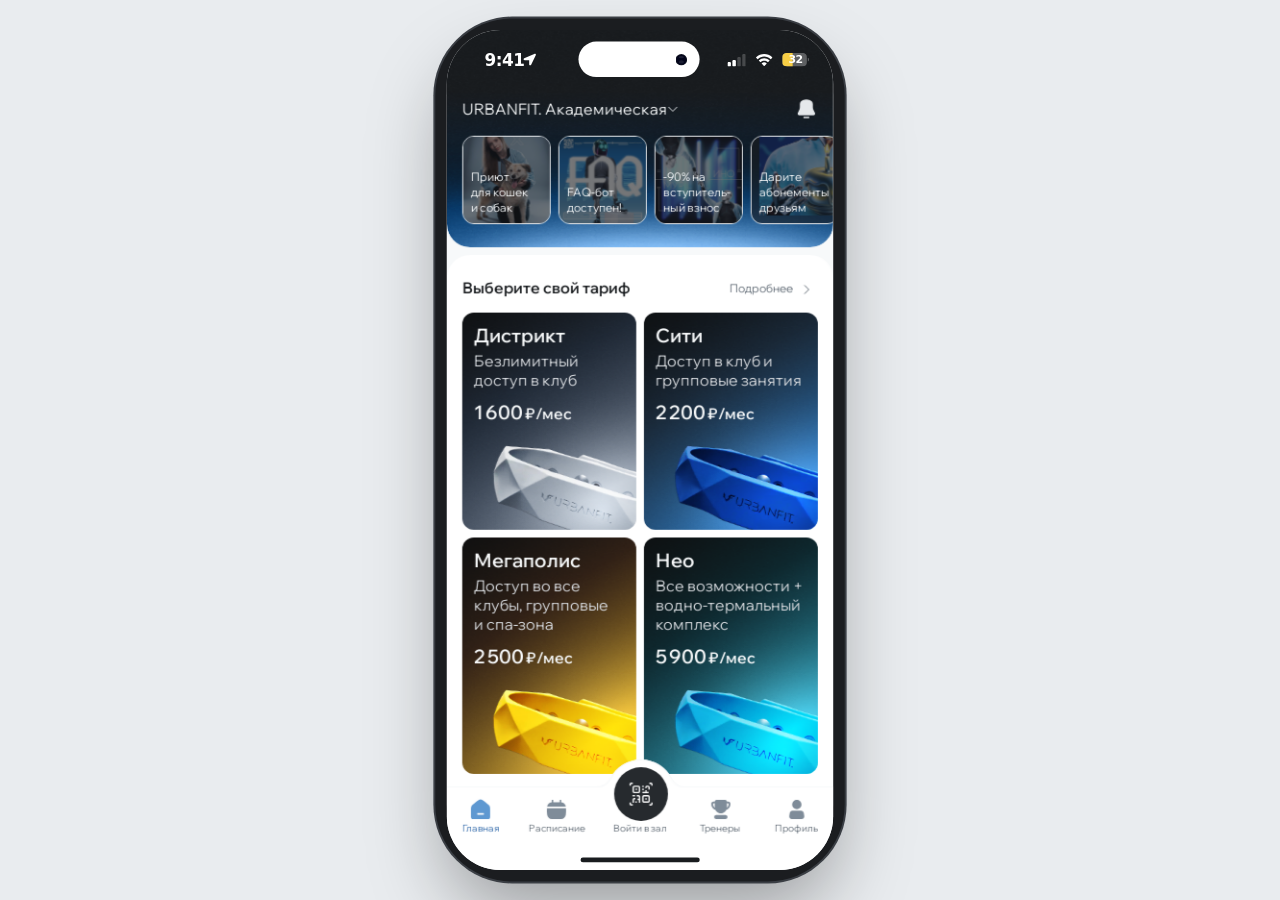
<file: index.html>
<!doctype html>
<html lang="ru">
<head>
  <meta charset="utf-8">
  <meta name="viewport" content="width=device-width, initial-scale=1, viewport-fit=cover, user-scalable=no">
  <meta name="apple-mobile-web-app-capable" content="yes">
  <meta name="theme-color" content="#0d0e0f">
  <title>UrbanFit — прототип</title>
  <link rel="preconnect" href="https://fonts.googleapis.com">
  <link rel="preconnect" href="https://fonts.gstatic.com" crossorigin>
  <link href="https://fonts.googleapis.com/css2?family=Wix+Madefor+Display:wght@400;600;700&display=swap" rel="stylesheet">
  <link rel="stylesheet" href="css/styles.css?v=72">
  <link rel="stylesheet" href="css/screens.css?v=72">
</head>
<body>
  <!-- На ПК экран в рамке iPhone, на смартфоне — сразу во весь экран (класс ставит app.js) -->
  <div class="stage">
    <div class="device">
      <div class="phone" id="phone">
        <div class="screens" id="screens"></div>
        <div class="overlay-layer" id="overlay"></div>
        <div class="statusbar" id="statusbar"></div>
        <div class="homebar"><i></i></div>
      </div>
    </div>
  </div>
  <script src="js/clarity.js?v=72"></script>
  <script src="js/dates.js?v=72"></script>
  <script src="js/ui.js?v=72"></script>
  <script src="js/screens.js?v=72"></script>
  <script src="js/sheets.js?v=72"></script>
  <script src="js/app.js?v=72"></script>
  <script src="js/test.js?v=72"></script>
</body>
</html>
</file>
<file: css/styles.css>
/* ===== Токены из Figma (коллекция «Urbanfit») ===== */
:root {
  --text-dark-primary: #f7f9fa;
  --text-light-primary: #191c1f;
  --text-light-secondary: #66707a;
  --text-action: #3c71af;
  --text-positive: #0eaa30;
  --graphic-dark-primary: #e5e8eb;
  --graphic-light-primary: #262a2e;
  --graphic-light-secondary: #66707a;
  --graphic-light-tertiary: #7f8c99;
  --graphic-light-disable: #d9dce0;
  --graphic-light-action: #5e98d1;
  --bg-dark-primary: #0d0e0f;
  --bg-light-primary: #ffffff;
  --bg-light-secondary: #f7f9fa;
  --bg-light-disable: #f7f9fa;
  --bg-light-action-secondary: #f0f6fb;
  --bg-positive-secondary: #d8f3de;
  --global-white: #ffffff;
  --global-grey-150: #d9dce0;
  --global-grey-200: #ccd1d6;
  --global-red-500: #db3e49;
  --global-brand-200: #e0eff8;
  --global-brand-700: #1c4a84;

  --font: 'Wix Madefor Display', system-ui, sans-serif;
  --font-sf: -apple-system, 'SF Pro Text', 'SF Pro', system-ui, sans-serif;
  --ease-ios: cubic-bezier(.32, .72, 0, 1);
}

* { box-sizing: border-box; margin: 0; padding: 0; -webkit-tap-highlight-color: transparent; }
html, body { height: 100%; }
body {
  font-family: var(--font);
  font-feature-settings: "lnum" 1, "pnum" 1;
  background: #e9ecef;
  color: var(--text-light-primary);
  -webkit-font-smoothing: antialiased;
  overflow: hidden;
}
img { display: block; max-width: none; }
button { font: inherit; color: inherit; background: none; border: 0; cursor: pointer; text-align: left; }
p { margin: 0; }

/* ===== Типографика (текстовые стили Figma) ===== */
.t-l-b { font-size: 20px; line-height: 24px; font-weight: 600; }
.t-m-b { font-size: 16px; line-height: 20px; font-weight: 600; }
.t-m   { font-size: 16px; line-height: 20px; font-weight: 400; }
.t-s-b { font-size: 12px; line-height: 16px; font-weight: 600; }
.t-s   { font-size: 12px; line-height: 16px; font-weight: 400; }
.t-xs  { font-size: 10px; line-height: 16px; font-weight: 400; }
.c-sec { color: var(--text-light-secondary); }
.c-dark { color: var(--text-dark-primary); }
.nowrap { white-space: nowrap; }

/* ===== Устройство: ПК — рамка iPhone, смартфон — во весь экран ===== */
.stage { position: fixed; inset: 0; display: flex; align-items: center; justify-content: center; }
.device {
  position: relative; width: 402px; height: 874px; flex: none;
  border-radius: 68px; padding: 0; transform-origin: center center;
  box-shadow: 0 0 0 12px #1b1d20, 0 0 0 14px #3a3e44, 0 40px 80px rgba(0,0,0,.35);
}
.phone {
  position: absolute; inset: 0; overflow: hidden; border-radius: 56px;
  background: var(--bg-light-secondary); isolation: isolate;
}
body.mobile { background: var(--bg-light-secondary); }
body.mobile .stage { align-items: flex-start; justify-content: flex-start; }
body.mobile .device { box-shadow: none; border-radius: 0; transform-origin: top left; }
body.mobile .phone { border-radius: 0; }
/* на телефоне свой статус-бар и полоска «домой» — макетные прячем */
body.mobile .statusbar > *, body.mobile .homebar { visibility: hidden; }

.screens { position: absolute; inset: 0; }
.screen {
  position: absolute; inset: 0; overflow: hidden; background: var(--bg-light-secondary);
  will-change: transform;
}
.scroll { position: absolute; inset: 0; overflow-y: auto; overflow-x: hidden; scrollbar-width: none; overscroll-behavior: contain; }
.scroll::-webkit-scrollbar, .hscroll::-webkit-scrollbar { display: none; }
.hscroll { overflow-x: auto; overflow-y: hidden; scrollbar-width: none; overscroll-behavior-x: contain; }

/* переходы экранов как в iOS */
.screen.anim-in-right  { animation: inRight .45s var(--ease-ios) both; z-index: 2; }
.screen.anim-out-left  { animation: outLeft .45s var(--ease-ios) both; z-index: 1; }
.screen.anim-in-left   { animation: inLeft .45s var(--ease-ios) both; z-index: 1; }
.screen.anim-out-right { animation: outRight .45s var(--ease-ios) both; z-index: 2; }
.screen.anim-fade-in   { animation: fadeIn .25s ease both; z-index: 2; }
@keyframes inRight  { from { transform: translateX(100%); } to { transform: none; } }
@keyframes outLeft  { from { transform: none; } to { transform: translateX(-30%); filter: brightness(.85); } }
@keyframes inLeft   { from { transform: translateX(-30%); filter: brightness(.85); } to { transform: none; } }
@keyframes outRight { from { transform: none; } to { transform: translateX(100%); } }
@keyframes fadeIn   { from { opacity: 0; } to { opacity: 1; } }

/* ===== Статус-бар iPhone 16 ===== */
.statusbar {
  position: absolute; top: 0; left: 0; width: 402px; height: 61.846px; z-index: 50;
  display: flex; align-items: center; justify-content: center; pointer-events: none;
  color: var(--global-white);
}
.statusbar.dark { color: var(--text-light-primary); }
.sb-side { flex: 1 0 0; height: 61.846px; display: flex; align-items: center; justify-content: center; padding: 12.369px 43.292px; gap: 4.123px; }
.sb-side.right { padding: 12.369px 28.862px; gap: 10.308px; }
.sb-time { width: 36.077px; text-align: center; font-family: var(--font-sf); font-weight: 600; font-size: 17.52px; line-height: 14.431px; letter-spacing: -.5px; }
.sb-island { width: 125.754px; height: 37.108px; border-radius: 32.985px; background: var(--global-white); position: relative; flex: none; }
.sb-island img { position: absolute; left: 101.02px; top: 12.37px; width: 12.369px; height: 12.369px; }
.sb-ico { width: 14.431px; height: 14.431px; }
.sb-net { width: 18.554px; height: 14.431px; position: relative; }
.sb-net img { position: absolute; inset: 7.14% -2.78% 3.57% 0; width: auto; height: auto; }
.sb-data { width: 18.554px; height: 14.431px; }
.sb-bat { width: 27.831px; height: 14.431px; position: relative; }
.sb-bat > img { position: absolute; inset: 0; width: 100%; height: 100%; }
.sb-bat .fill { inset: 0 63.41% 0 0; width: auto; }
.sb-bat span { position: absolute; left: 13.4px; top: 7.22px; transform: translate(-50%, -50%); font-family: var(--font-sf); font-weight: 700; font-size: 11.34px; line-height: 14.431px; letter-spacing: -.5px; color: var(--global-white); }
.statusbar.dark .sb-island { background: #000; }
.statusbar.dark .sb-bat span { color: #000; }
.statusbar.dark .sb-ico, .statusbar.dark .sb-net img, .statusbar.dark .sb-data, .statusbar.dark .sb-bat > img:not(.fill) { filter: invert(1); }

/* полоска «домой» */
.homebar { position: absolute; left: 0; bottom: 0; width: 402px; height: 35.046px; z-index: 50; pointer-events: none; }
.homebar i { position: absolute; left: 50%; top: 21.65px; transform: translateX(-50%); width: 123.692px; height: 5.154px; border-radius: 5.154px; background: #191c1f; }
.homebar.light i { background: var(--global-white); }

/* ===== Нижнее меню (компонент Navigation) ===== */
.navbar { position: absolute; left: -2px; bottom: -1px; width: 406px; height: 116px; z-index: 20; }
.navbar .bg { position: absolute; left: 0; top: 0; width: 424px; height: 140px; }
/* iOS на весь экран: от подписей меню до низа 16 px вместо 36 (место под полоску «домой» не нужно) */
body.mobile.ios .navbar { bottom: -20px; }
.nav-item { position: absolute; top: 0; height: 116px; }
.nav-item img { position: absolute; top: 40px; width: 24px; height: 24px; }
.nav-item span { position: absolute; top: 64px; white-space: nowrap; font-size: 10px; line-height: 16px; color: var(--text-light-secondary); }
.nav-item.active span { color: var(--text-action); }
.nav-qr .circle { position: absolute; left: 176px; top: 8px; width: 56px; height: 56px; }
.nav-qr .qr { position: absolute; left: 192px; top: 24px; width: 24px; height: 24px; }
.nav-qr span { left: 175px; width: 56px; text-align: center; }
</file>
<file: css/screens.css>
/* ===================== Общие: кнопки, App Bar ===================== */
.btn { display: flex; align-items: center; justify-content: center; width: 370px; max-width: 370px; padding: 12px; border-radius: 12px;
  background: var(--graphic-light-action); color: var(--global-white); font-size: 16px; line-height: 20px; font-weight: 600; text-align: center;
  transition: background-color .15s; }
.btn:active { background: #3c71af; }
.btn.dark { background: #3c71af; }
.btn.dark:active { background: #1c4a84; }
.btn.dark.disable { background: #262a2e; color: var(--text-light-secondary); pointer-events: none; }
.btn.disable { background: var(--bg-light-disable); color: #b2bac2; pointer-events: none; }
.appbar { position: absolute; left: 0; top: 54px; width: 402px; height: 52px; z-index: 15; }
.appbar p { position: absolute; left: calc(50% + .5px); top: 16px; transform: translateX(-50%); white-space: nowrap; }
.appbar.dark p { color: var(--text-dark-primary); }
.appbar .back { position: absolute; left: 16px; top: 12px; width: 32px; height: 32px; }
.appbar .back img { width: 32px; height: 32px; transform: rotate(90deg); }
/* Светлая шапка при прокрутке: подложка цвета фона под статус-баром и App Bar, снизу плавно растворяется,
   чтобы текст не наезжал на заголовок (класс shade ставит app.js, когда список прокручен) */
/* сплошная часть заканчивается в 16 px под буквами заголовка (низ букв ≈ 94 px от верха экрана), дальше 24 px растворения */
.appbar:not(.dark)::before { content: ''; position: absolute; z-index: -1; left: 0; right: 0; top: -54px; height: 134px;
  background: linear-gradient(to bottom, var(--bg-light-secondary) 110px, rgba(247, 249, 250, 0) 134px);
  opacity: 0; transition: opacity .2s; pointer-events: none; }
.appbar.shade::before { opacity: 1; }

/* ===================== Тарифы (карусель) ===================== */
.tariffs { background: var(--bg-dark-primary); }
.tf-bg { position: absolute; inset: 0; transition: opacity .45s ease; }
.tf-bg i { position: absolute; inset: 0; mix-blend-mode: plus-lighter; background-size: 100% 100%; }
.tf-bg i:first-child { mix-blend-mode: normal; } /* базовый тёмный слой — без сложения, иначе фон светлеет вдвое */
.tf-noise { position: absolute; inset: 0; background: url(../assets/noise.png) 0 0 / 402px 402px; mix-blend-mode: soft-light; opacity: .2; }
/* Браслеты всегда с наложением hard-light; рамки не двигаются по вертикали.
   Видимые кончики боковых выравниваем по центральной линии главного сдвигом картинки внутри рамки
   (в Figma: left top −41.36%, right top −33.55%; поправка −16 и +18 px). */
.tf-br { position: absolute; top: 133px; height: 162px; overflow: hidden; mix-blend-mode: hard-light; cursor: pointer;
  transition: left .45s var(--ease-ios), width .45s var(--ease-ios), opacity .45s, translate .35s var(--ease-ios); }
.tf-br img { position: absolute; transition: all .45s var(--ease-ios); }
.tf-br.left img { left: -20.51%; top: -51.24%; width: 136.92%; height: 164.81%; }
.tf-br.right img { left: -20.83%; top: -22.44%; width: 139.03%; height: 166.85%; }
.tf-br.main { cursor: default; }
.tf-br.main img { left: -21.96%; top: -88.27%; width: 141.89%; height: 259.26%; }
/* контейнер не сдвигаем целиком (иначе пропадает наложение) — двигаем каждый браслет через translate */
.tf-track { position: absolute; left: 0; top: 0; width: 402px; height: 300px; }
.tf-track.drag .tf-br { transition: left .45s var(--ease-ios), width .45s var(--ease-ios), opacity .45s; }
.tf-track.hint .tf-br { animation: swipeHint 1.4s var(--ease-ios); }
@keyframes swipeHint { 0% { translate: 0; } 30% { translate: -44px; } 55% { translate: 0; } 75% { translate: -16px; } 100% { translate: 0; } }
.tf-info { position: absolute; left: 50%; top: 303px; width: 302px; transform: translateX(-50%); color: var(--text-dark-primary); display: flex; flex-direction: column; align-items: center; gap: 8px; white-space: nowrap; transition: opacity .2s; }
.tf-info .nm { display: flex; flex-direction: column; align-items: center; gap: 4px; text-align: center; }
.h4 { font-size: 32px; line-height: 40px; font-weight: 600; }
.tf-info .price b { font-size: 32px; line-height: 40px; }
.tf-info .price i { font-size: 20px; line-height: 24px; }
.dots { position: absolute; left: 177px; top: 451px; display: flex; gap: 4px; align-items: center; height: 4px; }
.dots i { width: 4px; height: 4px; background: #262a2e; transition: width .3s var(--ease-ios), background-color .3s; }
.dots i.on { width: 24px; background: var(--graphic-dark-primary); }

.tf-scroll { position: absolute; inset: 0; overflow-y: auto; scrollbar-width: none; z-index: 5; touch-action: pan-y; }
.tf-scroll::-webkit-scrollbar { display: none; }
.tf-spacer { height: 467px; pointer-events: none; }
.tariffs { user-select: none; -webkit-user-select: none; }
.tariffs img { -webkit-user-drag: none; }
/* снизу место под кнопку (44 + 35) и, у новых, под плашку взноса (70 + 8) */
.sheet-dark { position: relative; background: #191c1f; border-radius: 24px 24px 0 0; padding: 40px 16px 103px; }
.sheet-dark.with-fee { padding-bottom: 181px; }
/* шапка поднятой шторки: какой тариф сейчас смотришь (место в потоке не занимает, появляется при подъёме) */
.sheet-head { position: sticky; top: 106px; z-index: 2; height: 52px; margin: -12px -16px -40px; padding: 4px 16px 12px;
  display: flex; align-items: center; justify-content: space-between; background: #191c1f; color: var(--text-dark-primary);
  opacity: 0; pointer-events: none; transition: opacity .2s; }
.sheet-dark.raised .sheet-head { opacity: 1; }
.sh-name { display: flex; align-items: baseline; gap: 12px; white-space: nowrap; }
.sh-name .price b { font-size: 16px; line-height: 20px; }
.sh-name .price i { font-size: 12px; line-height: 16px; }
.dots.sh-dots { position: static; }
.dots.sh-dots i:not(.on) { background: #4c545c; } /* на фоне шторки #191c1f исходный #262a2e не виден */
.benefits.slide-l { animation: slideL .35s var(--ease-ios); }
.benefits.slide-r { animation: slideR .35s var(--ease-ios); }
@keyframes slideL { from { transform: translateX(48px); opacity: 0; } }
@keyframes slideR { from { transform: translateX(-48px); opacity: 0; } }
.sheet-dark .ind { position: absolute; left: 181px; top: 12px; width: 40px; height: 4px; border-radius: 2px; background: #33383d; }
.benefits { display: flex; flex-direction: column; gap: 16px; width: 370px; }
.bf { display: flex; gap: 16px; align-items: flex-start; }
.ib { flex: none; width: 40px; height: 40px; background: #7f8c99; -webkit-mask: var(--m) center / var(--s, contain) no-repeat; mask: var(--m) center / var(--s, contain) no-repeat; transition: background-color .3s; }
.bf .tx { display: flex; flex-direction: column; gap: 4px; width: 314px; transition: color .3s; }
.bf .tx p:first-child { color: var(--text-dark-primary); }
.bf .tx p:last-child { color: #7f8c99; }
.bf.off .ib { background: #33383d; }
.bf.off .tx p { color: #4c545c !important; }
.tf-fade { position: absolute; left: 0; bottom: 0; width: 402px; height: 407px; border-radius: 24px 24px 0 0; pointer-events: none; z-index: 6;
  background: linear-gradient(to bottom, rgba(25,28,31,0) 58.68%, #191c1f 97.8%); }
.tf-bottom { position: absolute; left: 16px; bottom: 35px; width: 370px; z-index: 7; display: flex; flex-direction: column; gap: 8px; }
.fee { height: 70px; background: #33383d; border-radius: 12px; padding: 12px 16px 8px; display: flex; flex-direction: column; gap: 8px; }
.fee .r1 { display: flex; justify-content: space-between; color: var(--text-dark-primary); white-space: nowrap; }
.fee .r2 { display: flex; justify-content: space-between; align-items: flex-end; color: #7f8c99; }
.fee .r2 img { width: 18px; height: 18px; }
.tariffs .appbar { transition: background-color .2s; }
.tariffs .appbar.solid { background: #191c1f; }
.tariffs .appbar.solid::before { content: ''; position: absolute; left: 0; right: 0; bottom: 100%; height: 54px; background: #191c1f; }

/* ===================== Шторки (Bottom Sheet) ===================== */
.overlay-layer { position: absolute; inset: 0; z-index: 30; pointer-events: none; }
.overlay-layer.open { pointer-events: auto; }
.dim { position: absolute; inset: 0; background: #0d0e0f; opacity: 0; transition: opacity .35s ease; }
.overlay-layer.open .dim { opacity: .32; }
.bsheet { position: absolute; left: 0; bottom: 0; width: 402px; background: var(--global-white); border-radius: 24px 24px 0 0;
  padding: 12px 16px 35px; display: flex; flex-direction: column; align-items: center; gap: 16px;
  transform: translateY(100%); transition: transform .45s var(--ease-ios), height .4s var(--ease-ios), translate .3s var(--ease-ios); overflow: hidden;
  touch-action: none; }
.bsheet.drag { transition: none; }
.overlay-layer.open .bsheet { transform: none; }
.bsheet .ind { flex: none; width: 40px; height: 4px; border-radius: 2px; background: var(--graphic-light-disable); }
.bsheet .body { width: 370px; flex: 1 0 auto; display: flex; flex-direction: column; } /* содержимое меняется мгновенно — без плавного появления, иначе картинка «догружается» */
.bsheet input { touch-action: auto; }
.h5 { font-size: 24px; line-height: 32px; font-weight: 600; }
.c-red { color: var(--global-red-500); }

/* оплата */
.pay { display: flex; flex-direction: column; gap: 8px; }
.pay .ins { display: flex; flex-direction: column; gap: 12px; }
.pay-title { text-align: center; margin-bottom: 16px; }
.cards { display: flex; gap: 8px; }
.pcard { width: 146px; border: 1px solid var(--graphic-dark-primary); border-radius: 12px; padding: 8px; display: flex; flex-direction: column; gap: 28px; }
.pcard.sel { border-color: var(--graphic-light-secondary); }
.pcard .logo { width: 32px; height: 20px; }
.pcard .logo.add { width: 20px; height: 20px; position: relative; }
.pcard .logo.add img { position: absolute; inset: 13.54% 5.21%; width: auto; height: auto; }
.pcard .info { display: flex; align-items: center; gap: 4px; white-space: nowrap; }
.pcard .info .dots4 { width: 20px; height: 2px; margin-top: 2px; }
.promo { width: 370px; background: var(--bg-light-secondary); border-radius: 12px; padding: 16px; display: flex; align-items: center; gap: 8px; }
.promo input { flex: 1; border: 0; background: none; outline: none; font: inherit; font-size: 16px; line-height: 20px; color: var(--text-light-primary); min-width: 0; }
.promo input::placeholder { color: var(--text-light-secondary); }
.promo .apply { color: var(--text-action); font-weight: 600; font-size: 16px; line-height: 20px; display: none; }
.promo.typed .apply { display: block; }
.promo-msg { margin: -4px 0 0 16px; }
.total { width: 370px; background: var(--bg-light-secondary); border-radius: 12px; padding: 16px; display: flex; flex-direction: column; gap: 16px; }
.total .lines { display: flex; flex-direction: column; gap: 12px; }
.total .ln { display: flex; justify-content: space-between; white-space: nowrap; }
.total .sum { display: flex; justify-content: space-between; white-space: nowrap; }
.total hr { border: 0; border-top: 1px solid var(--graphic-light-disable); width: 338px; margin: 0; }
.total ul { margin: 0; padding-left: 18px; color: var(--text-light-secondary); }
.total ul li::marker { font-size: 10px; }
.offer { text-align: center; color: var(--text-light-secondary); }
.offer b { font-weight: 600; }

/* ожидание / результат */
.wait { flex: 1; display: flex; flex-direction: column; align-items: center; justify-content: center; gap: 8px; }
.wait img { width: 32px; height: 32px; animation: spin 1s steps(8) infinite; }
@keyframes spin { to { transform: rotate(360deg); } }
/* результат: сверху 60 px до картинки (12 + 4 + 16 + 28), снизу 35, до кнопок 28 */
.result { flex: 1; display: flex; flex-direction: column; align-items: center; justify-content: space-between; gap: 28px; padding-top: 28px; }
.result .res-in { display: flex; flex-direction: column; align-items: center; }
.result .pic { width: 306px; height: auto; } /* масштаб как в Figma (½ файла); прозрачная полоса сверху обрезана — до видимого края ровно 60 */
.result .txt { display: flex; flex-direction: column; gap: 8px; align-items: center; text-align: center; margin-top: 20px; }
.result .txt .t-m { width: 314px; color: var(--text-light-secondary); }
.btns { display: flex; flex-direction: column; gap: 8px; }
.btn.red { background: var(--global-red-500); }
.btn.red:active { background: #b8323c; }
.btn.sec { background: var(--bg-light-action-secondary); color: var(--text-action); height: 44px; }
.btn.sec:active { background: #e0eff8; }

/* ===================== Ваш абонемент ===================== */
.c-act { color: var(--text-action); }
/* Важные мелкие подписи в «Ваш абонемент» (будущий тариф, скидка, «один раз»): brand/700 вместо серого — после 2-го раунда теста их не замечали */
.c-note { color: var(--global-brand-700); }
.sub-page { padding: 118px 0 140px; display: flex; flex-direction: column; gap: 8px; }
.card { background: var(--bg-light-primary); border-radius: 24px; padding: 16px; display: flex; flex-direction: column; width: 402px; }
.card.sub { gap: 20px; }
.sub-info { display: flex; flex-direction: column; gap: 16px; }
.sub-top { display: flex; flex-direction: column; gap: 8px; }
.row-b { display: flex; justify-content: space-between; align-items: baseline; width: 370px; white-space: nowrap; }
.bchip { display: inline-flex; padding: 2px 12px 4px; border-radius: 12px; font-size: 16px; line-height: 20px; font-weight: 600; white-space: nowrap; }
.bchip.ok { background: var(--bg-positive-secondary); color: var(--text-positive); }
.bchip.ice { background: var(--bg-light-action-secondary); color: var(--text-action); }
.sub-meta { display: flex; gap: 32px; }
.sub-meta > div { display: flex; flex-direction: column; gap: 4px; }
.addr2 { display: flex; align-items: flex-start; white-space: nowrap; }
.addr2 img { width: 24px; height: 24px; margin-top: -2px; }
.checks { display: flex; flex-direction: column; gap: 8px; }
.chk { display: flex; gap: 8px; align-items: flex-start; }
.chk img { width: 24px; height: 24px; flex: none; }
.chk p { margin-top: 1px; width: 338px; }
.card.fz { gap: 16px; }
.fz-head { display: flex; align-items: center; justify-content: space-between; }
.fz-head img { width: 32px; height: 32px; }
.fz-head > div { width: 330px; display: flex; align-items: center; justify-content: space-between; }
.fz-plan { display: flex; justify-content: space-between; align-items: flex-start; white-space: nowrap; }
.fz-plan > div { display: flex; gap: 4px; align-items: center; }
.fz-plan img { width: 16px; height: 16px; }
.fz-left { display: flex; justify-content: space-between; align-items: baseline; white-space: nowrap; margin-top: -4px; }
.fz-left > p:first-child { display: flex; align-items: baseline; gap: 4px; color: var(--text-action); font-weight: 600; }
.fz-left b { font-size: 40px; line-height: 52px; font-weight: 600; }
.fz-left span { font-weight: 600; }
.fz-bar { position: relative; width: 370px; height: 8px; border-radius: 4px; background: var(--graphic-dark-primary); margin-top: -4px; }
.fz-bar i { position: absolute; left: 0; top: 0; height: 8px; border-radius: 4px; background: var(--graphic-light-action); }

/* ===================== Карточка по центру (Floating Card) ===================== */
.fcard { position: absolute; left: 24px; top: 50%; width: 354px; background: var(--bg-light-primary); border-radius: 24px; padding: 20px;
  display: flex; flex-direction: column; gap: 16px; transform: translateY(-50%) scale(.92); opacity: 0; transition: transform .3s var(--ease-ios), opacity .25s; }
.overlay-layer.open .fcard { transform: translateY(-50%); opacity: 1; }
.fcard .tx { display: flex; flex-direction: column; gap: 8px; text-align: center; }
.fcard .btns .btn { width: 314px; }

/* причина смены */
.reason { display: flex; flex-direction: column; justify-content: space-between; flex: 1; gap: 60px; } /* от последнего варианта до кнопки 60 */
.reason .q { display: flex; flex-direction: column; gap: 24px; align-items: center; }
.choices { display: flex; flex-direction: column; gap: 24px; width: 370px; }
.choice { display: flex; gap: 8px; align-items: center; }
.choice img { width: 24px; height: 24px; }

/* ===================== Календарь заморозки ===================== */
.appbar.tall { height: 76px; }
.appbar .sub { position: absolute; left: 50%; top: 44px; transform: translateX(-50%); white-space: nowrap; color: var(--text-light-secondary); }
.cal { position: absolute; left: 0; top: 142px; width: 402px; bottom: 0; background: var(--bg-light-primary); border-radius: 24px 24px 0 0; }
.cal-dates { position: absolute; left: 16px; top: 16px; display: flex; gap: 8px; }
.cal-dates > div { width: 181px; height: 60px; background: var(--bg-light-secondary); border-radius: 12px; padding: 12px 16px; display: flex; flex-direction: column; transition: box-shadow .2s; }
.cal-wd { position: absolute; top: 96px; left: 0; width: 402px; height: 20px; }
.cal-wd p, .day { position: absolute; width: 40px; text-align: center; }
.cal-scroll { position: absolute; left: 0; right: 0; top: 126px; bottom: 0; overflow-y: auto; scrollbar-width: none; padding-bottom: 175px; }
.cal-scroll::-webkit-scrollbar { display: none; }
.month { position: relative; }
.month .mt { position: absolute; left: 0; right: 0; top: 10px; text-align: center; }
.day { height: 40px; line-height: 40px; font-size: 16px; border-radius: 50%; cursor: pointer; z-index: 1; user-select: none; }
.day.off { color: var(--global-grey-200); cursor: default; }
.day.end { background: var(--graphic-light-action); color: var(--text-dark-primary); }
/* края периода — «ручки»: их можно тянуть пальцем (без прокрутки календаря под пальцем) */
.day.end { cursor: grab; touch-action: none; }
.cal-scroll.dragging, .cal-scroll.dragging .day { cursor: grabbing; }
/* поля «Начало» / «Конец»: дату можно вписать вручную */
.cal-dates > div { cursor: text; }
.cal-dates > div:focus-within { box-shadow: inset 0 0 0 1.5px var(--graphic-light-action); }
.cal-dates input.v { width: 100%; border: 0; padding: 0; margin: 0; background: none; outline: none; font-family: inherit; color: var(--text-light-primary); }
.cal-dates input.v::placeholder { color: var(--text-light-secondary); font-weight: 400; }
.rng { position: absolute; height: 40px; border-radius: 24px; background: var(--global-brand-200); }
.sticky { position: absolute; left: 0; bottom: 0; width: 402px; height: 159px; background: var(--bg-light-secondary); box-shadow: 0 -8px 60px rgba(38,42,46,.08); z-index: 10; }
.sticky .dp { position: absolute; left: 16px; top: 12px; width: 370px; display: flex; flex-direction: column; gap: 4px; }
.sticky .days { display: flex; justify-content: space-between; align-items: center; height: 32px; }
.sticky .pr { display: flex; align-items: center; gap: 8px; white-space: nowrap; }
.chip-s { display: inline-flex; padding: 2px 8px 4px; border-radius: 12px; background: var(--bg-positive-secondary); color: var(--text-positive); white-space: nowrap; }
.sticky .btn { position: absolute; left: 16px; bottom: 35px; }
.cal-toast { position: absolute; left: 16px; right: 16px; bottom: 171px; z-index: 12; padding: 12px 16px; border-radius: 12px;
  background: var(--graphic-light-primary); color: var(--text-dark-primary); text-align: center;
  opacity: 0; transform: translateY(8px); transition: opacity .25s, transform .25s var(--ease-ios); pointer-events: none; }
.cal-toast.show { opacity: 1; transform: none; }
.result .txt b { font-weight: 600; color: var(--text-light-primary); }

/* ===================== Главная ===================== */
.home { display: flex; flex-direction: column; gap: 8px; width: 402px; }

/* Верхний тёмный блок (компонент Up) */
.up { position: relative; overflow: hidden; border-radius: 0 0 24px 24px; padding: 70px 16px 16px; display: flex; flex-direction: column; gap: 24px; }
.up.new-user { padding-bottom: 24px; }
.up-bg { position: absolute; inset: 0; pointer-events: none; overflow: hidden; border-radius: inherit; }
/* в Figma картинка отражена по обеим осям: top −85.28%, высота 189.87% */
.up-bg .photo { position: absolute; left: 0; top: -85.28%; width: 100%; height: 189.87%; transform: scale(-1, -1); }
.noise { position: absolute; inset: 0; width: 100%; height: 100%; object-fit: cover; mix-blend-mode: soft-light; opacity: .2; border-radius: inherit; }
.insides { position: relative; display: flex; flex-direction: column; gap: 16px; height: 132px; }
.addr-row { display: flex; align-items: center; justify-content: space-between; width: 370px; }
.addr { position: relative; color: var(--text-dark-primary); white-space: nowrap; padding-right: 31px; }
.addr img { position: absolute; left: 207px; top: -2px; width: 24px; height: 24px; }
.bell { width: 24px; height: 23.524px; }
.stories { display: flex; gap: 8px; width: 402px; margin: 0 -16px; padding: 0 16px; } /* на всю ширину экрана: при прокрутке уходит за край, а не обрезается по отступу */
.story { position: relative; flex: none; width: 92px; height: 92px; border: 1px solid var(--graphic-dark-primary); border-radius: 12px; padding: 24px 8px 8px; display: flex; flex-direction: column; justify-content: flex-end; overflow: hidden; }
.story .ph { position: absolute; inset: 0; width: 100%; height: 100%; object-fit: cover; }
.story .ph.crop4 { left: -29.13%; top: -52.98%; width: 158.26%; height: 197.83%; inset: auto; }
.story::after { content: ''; position: absolute; inset: 0; background: rgba(25, 28, 31, .6); }
.story p { position: relative; z-index: 1; color: var(--text-dark-primary); }

/* Карточка «Ваш абонемент» (Абонемент_мини) */
.sub-mini { position: relative; width: 370px; background: var(--bg-light-primary); border-radius: 12px; padding: 12px 12px 8px; display: flex; flex-direction: column; gap: 8px; overflow: hidden; }
.sub-mini.frozen { background: var(--bg-light-action-secondary); }
.sub-mini .head { position: relative; height: 24px; display: flex; align-items: center; }
.sub-mini .head .chev { position: absolute; left: 125px; top: 0; width: 24px; height: 24px; transform: rotate(-90deg); }
.sub-mini .head .t-m-b { margin-top: 1px; }
.chip { position: absolute; right: 0; top: 1px; display: flex; align-items: center; padding: 2px 8px 4px; border-radius: 12px; white-space: nowrap; }
.chip.ok { background: var(--bg-positive-secondary); color: var(--text-positive); }
.chip.ice { background: var(--global-brand-200); color: var(--text-action); }
.sub-mini .cols { display: flex; gap: 20px; }
.sub-mini .col { display: flex; flex-direction: column; gap: 4px; }
.sub-mini .col:first-child { width: 112px; }
.price { display: flex; align-items: baseline; gap: 2px; white-space: nowrap; font-weight: 600; }
.price b { font-size: 20px; line-height: 24px; font-weight: 600; }
.price i { font-style: normal; font-size: 16px; line-height: 20px; }

/* Белый контент */
.content { background: var(--bg-light-primary); border-radius: 24px 24px 0 0; padding: 24px 0 120px 16px; display: flex; flex-direction: column; gap: 24px; }
.sec { display: flex; flex-direction: column; gap: 12px; }
.sec-head { width: 370px; height: 24px; display: flex; justify-content: space-between; align-items: flex-start; }
.link { display: flex; align-items: center; gap: 2px; color: var(--text-light-secondary); }
.link p { padding-bottom: 2px; }
.link img { width: 24px; height: 24px; transform: rotate(-90deg); }

/* Плитки тарифов */
.tariff-grid { display: grid; grid-template-columns: 181px 181px; grid-template-rows: 226px 246px; gap: 8px; width: 370px; }
.t-tile { position: relative; overflow: hidden; border-radius: 12px; background: var(--bg-dark-primary); color: var(--text-dark-primary); }
.t-tile .g1, .t-tile .g2 { position: absolute; inset: 0; mix-blend-mode: plus-lighter; background-size: 100% 100%; }
.t-tile .noise { object-fit: cover; }
.t-tile.tall .noise { left: -16.02%; width: 132.04%; height: 97.15%; inset: 0 auto auto -16.02%; }
.t-tile .name { position: absolute; left: 12px; top: 12px; width: 157px; }
.t-tile .desc { position: absolute; left: 12px; top: 40px; width: 157px; color: var(--global-grey-150); }
.t-tile .price { position: absolute; left: 12px; top: 92px; color: var(--text-dark-primary); }
.t-tile.tall .price { top: 112px; }
.t-tile .br { position: absolute; left: -34.18px; top: 119.31px; width: 360.358px; height: 154.386px; display: flex; align-items: center; justify-content: center; mix-blend-mode: hard-light; pointer-events: none; }
.t-tile.tall .br { top: 139.31px; }
.t-tile .br div { flex: none; width: 354px; height: 137px; overflow: hidden; position: relative; transform: rotate(-2.84deg); }
.t-tile .br img { position: absolute; left: 0; top: -87.14%; width: 100%; height: 255.71%; }

/* Тренеры */
.row-scroll { display: flex; gap: 8px; width: 402px; margin-left: -16px; padding: 0 16px; }
.trainer { position: relative; flex: none; width: 126px; height: 178px; }
.trainer .photo { position: absolute; left: 0; top: 0; width: 126px; height: 158px; border-radius: 12px; overflow: hidden; }
.trainer .photo img { position: absolute; }
.trainer .photo .bg { inset: 0; width: 100%; height: 100%; object-fit: cover; }
.trainer .tint { position: absolute; left: 0; top: 0; width: 126px; height: 158px; border-radius: 12px; mix-blend-mode: hard-light;
  -webkit-mask-size: 126px 158px; mask-size: 126px 158px; -webkit-mask-repeat: no-repeat; mask-repeat: no-repeat; }
.trainer .nm { position: absolute; left: 0; top: 162px; width: 126px; }
.mini-chip { position: absolute; left: 8px; top: 8px; height: 20px; background: var(--global-white); border-radius: 12px; padding: 2px 8px 2px 6px; display: flex; align-items: center; gap: 2px; }
.mini-chip img { width: 12px; height: 12px; }

/* Групповые занятия */
.group { flex: none; height: 144px; background: var(--bg-light-secondary); border-radius: 12px; padding: 12px; }
.group .in { width: 260px; height: 120px; display: flex; flex-direction: column; justify-content: space-between; }
.tag { display: inline-flex; align-self: flex-start; align-items: center; gap: 4px; padding: 2px 8px 4px; border-radius: 12px; white-space: nowrap; }
.tag img { width: 6px; height: 8px; }
.group .when { display: flex; align-items: center; gap: 4px; }
.group .when img { width: 12px; height: 12px; }

/* Статистика загруженности */
.stat { position: relative; width: 370px; height: 186px; background: var(--bg-light-secondary); border-radius: 12px; padding: 12px 11px 12px 12px; }
.stat .ttl { width: 169px; }
.donut { position: absolute; left: 304px; top: 16px; width: 54px; height: 54px; }
.donut img { position: absolute; inset: 0; width: 100%; height: 100%; }
.donut .arc { transform: scaleX(-1); }
.donut span { position: absolute; left: 0; right: 0; top: 18px; text-align: center; }
.bars-wrap { position: absolute; left: 12px; top: 98px; width: 347px; display: flex; flex-direction: column; gap: 8px; align-items: center; }
.bars { display: flex; gap: 8px; align-items: flex-end; }
.bars i { width: 12px; border-radius: 4px; background: var(--global-grey-200); }
.bars i.now { background: var(--graphic-light-tertiary); }
.bars-time { width: 100%; display: flex; justify-content: space-between; color: var(--text-light-secondary); }

/* неактивная вторичная кнопка (даты заморозки уже меняли) */
.btn.sec.disable { background: var(--bg-light-disable); color: #b2bac2; pointer-events: none; }
.fz-note { margin-top: -8px; text-align: center; }
.fee[data-act="fee"] { cursor: pointer; }

/* ===================== Тестовый режим (?test, js/test.js) ===================== */
.tlayer { position: absolute; inset: 0; z-index: 60; pointer-events: none; }
.tlayer.open { pointer-events: auto; }
.tdim { position: absolute; inset: 0; background: var(--bg-light-secondary); opacity: 0; transition: opacity .3s ease; }
.tlayer.open .tdim { opacity: .88; }
.tcard { position: absolute; left: 24px; top: 50%; width: 354px; background: var(--bg-light-primary); border-radius: 24px; padding: 24px 20px 20px;
  display: flex; flex-direction: column; gap: 20px; box-shadow: 0 8px 32px rgba(25,28,31,.08), 0 0 0 1px rgba(25,28,31,.04);
  transform: translateY(-50%) scale(.96); opacity: 0; transition: transform .3s var(--ease-ios), opacity .25s; }
.tlayer.open .tcard { transform: translateY(-50%); opacity: 1; }
.tcard .tx { display: flex; flex-direction: column; gap: 8px; text-align: center; }
.tcard .btns .btn { width: 314px; }
.tlist { display: flex; flex-direction: column; gap: 8px; padding: 12px 16px; border-radius: 12px; background: var(--bg-light-secondary); color: var(--text-light-secondary); }
.tlist p { position: relative; padding-left: 14px; }
.tlist p::before { content: ''; position: absolute; left: 2px; top: 6px; width: 4px; height: 4px; border-radius: 2px; background: var(--graphic-light-action); }
.tfield textarea { display: block; width: 100%; resize: none; font-family: var(--font); color: var(--text-light-primary);
  padding: 12px 14px; border-radius: 12px; border: 1px solid var(--global-grey-150); background: var(--bg-light-secondary); outline: none; transition: border-color .15s; }
.tfield textarea::placeholder { color: #b2bac2; }
.tfield textarea:focus { border-color: var(--graphic-light-action); background: var(--bg-light-primary); }
.tfield.bad textarea { border-color: var(--global-red-500); }
.terr { color: var(--global-red-500); margin-top: 6px; min-height: 0; }
.terr:empty { display: none; }
/* «Задание 2 из 5» — напоминание справа в App Bar (тап — текст задания и «пропустить»); на «Главной» левее колокольчика */
.tpill { position: absolute; z-index: 55; right: 12px; top: 64px; height: 32px; padding: 0 12px; border-radius: 16px;
  background: var(--bg-light-primary); color: var(--text-light-secondary); font-size: 12px; line-height: 32px; font-weight: 600;
  box-shadow: 0 2px 10px rgba(25,28,31,.12); opacity: 0; transform: scale(.9); pointer-events: none; transition: opacity .2s, transform .2s; }
.tpill.show { opacity: 1; transform: none; pointer-events: auto; }
.tpill.on-home { right: 52px; }
/* «Вернуться к вопросу» — пока человек сверяется с приложением */
.tback { position: absolute; z-index: 55; left: 50%; bottom: 112px; height: 44px; padding: 0 20px; border-radius: 22px;
  background: var(--graphic-light-action); color: var(--global-white); font-size: 16px; line-height: 44px; font-weight: 600; white-space: nowrap;
  box-shadow: 0 6px 20px rgba(60,113,175,.35); opacity: 0; transform: translate(-50%, 12px); pointer-events: none; transition: opacity .2s, transform .25s var(--ease-ios); }
.tback.show { opacity: 1; transform: translate(-50%, 0); pointer-events: auto; }
.tkitten { width: 240px; height: auto; border-radius: 16px; align-self: center; }
.tskip { align-self: center; color: var(--text-light-secondary); text-decoration: underline; text-underline-offset: 3px; margin-top: -8px; }
</file>
<file: before/css/styles.css>
/* ===== Токены из Figma (коллекция «Urbanfit») ===== */
:root {
  --text-dark-primary: #f7f9fa;
  --text-light-primary: #191c1f;
  --text-light-secondary: #66707a;
  --text-action: #3c71af;
  --text-positive: #0eaa30;
  --graphic-dark-primary: #e5e8eb;
  --graphic-light-primary: #262a2e;
  --graphic-light-secondary: #66707a;
  --graphic-light-tertiary: #7f8c99;
  --graphic-light-disable: #d9dce0;
  --graphic-light-action: #5e98d1;
  --bg-dark-primary: #0d0e0f;
  --bg-light-primary: #ffffff;
  --bg-light-secondary: #f7f9fa;
  --bg-light-disable: #f7f9fa;
  --bg-light-action-secondary: #f0f6fb;
  --bg-positive-secondary: #d8f3de;
  --global-white: #ffffff;
  --global-grey-150: #d9dce0;
  --global-grey-200: #ccd1d6;
  --global-red-500: #db3e49;
  --global-brand-200: #e0eff8;

  --font: 'Wix Madefor Display', system-ui, sans-serif;
  --font-sf: -apple-system, 'SF Pro Text', 'SF Pro', system-ui, sans-serif;
  --ease-ios: cubic-bezier(.32, .72, 0, 1);
}

* { box-sizing: border-box; margin: 0; padding: 0; -webkit-tap-highlight-color: transparent; }
html, body { height: 100%; }
body {
  font-family: var(--font);
  font-feature-settings: "lnum" 1, "pnum" 1;
  background: #e9ecef;
  color: var(--text-light-primary);
  -webkit-font-smoothing: antialiased;
  overflow: hidden;
}
img { display: block; max-width: none; }
button { font: inherit; color: inherit; background: none; border: 0; cursor: pointer; text-align: left; }
p { margin: 0; }

/* ===== Типографика (текстовые стили Figma) ===== */
.t-l-b { font-size: 20px; line-height: 24px; font-weight: 600; }
.t-m-b { font-size: 16px; line-height: 20px; font-weight: 600; }
.t-m   { font-size: 16px; line-height: 20px; font-weight: 400; }
.t-s-b { font-size: 12px; line-height: 16px; font-weight: 600; }
.t-s   { font-size: 12px; line-height: 16px; font-weight: 400; }
.t-xs  { font-size: 10px; line-height: 16px; font-weight: 400; }
.c-sec { color: var(--text-light-secondary); }
.c-dark { color: var(--text-dark-primary); }
.nowrap { white-space: nowrap; }

/* ===== Устройство: ПК — рамка iPhone, смартфон — во весь экран ===== */
.stage { position: fixed; inset: 0; display: flex; align-items: center; justify-content: center; }
.device {
  position: relative; width: 402px; height: 874px; flex: none;
  border-radius: 68px; padding: 0; transform-origin: center center;
  box-shadow: 0 0 0 12px #1b1d20, 0 0 0 14px #3a3e44, 0 40px 80px rgba(0,0,0,.35);
}
.phone {
  position: absolute; inset: 0; overflow: hidden; border-radius: 56px;
  background: var(--bg-light-secondary); isolation: isolate;
}
body.mobile { background: var(--bg-light-secondary); }
body.mobile .stage { align-items: flex-start; justify-content: flex-start; }
body.mobile .device { box-shadow: none; border-radius: 0; transform-origin: top left; }
body.mobile .phone { border-radius: 0; }
/* на телефоне свой статус-бар и полоска «домой» — макетные прячем */
body.mobile .statusbar > *, body.mobile .homebar { visibility: hidden; }

.screens { position: absolute; inset: 0; }
.screen {
  position: absolute; inset: 0; overflow: hidden; background: var(--bg-light-secondary);
  will-change: transform;
}
.scroll { position: absolute; inset: 0; overflow-y: auto; overflow-x: hidden; scrollbar-width: none; overscroll-behavior: contain; }
.scroll::-webkit-scrollbar, .hscroll::-webkit-scrollbar { display: none; }
.hscroll { overflow-x: auto; overflow-y: hidden; scrollbar-width: none; overscroll-behavior-x: contain; }

/* переходы экранов как в iOS */
.screen.anim-in-right  { animation: inRight .45s var(--ease-ios) both; z-index: 2; }
.screen.anim-out-left  { animation: outLeft .45s var(--ease-ios) both; z-index: 1; }
.screen.anim-in-left   { animation: inLeft .45s var(--ease-ios) both; z-index: 1; }
.screen.anim-out-right { animation: outRight .45s var(--ease-ios) both; z-index: 2; }
.screen.anim-fade-in   { animation: fadeIn .25s ease both; z-index: 2; }
@keyframes inRight  { from { transform: translateX(100%); } to { transform: none; } }
@keyframes outLeft  { from { transform: none; } to { transform: translateX(-30%); filter: brightness(.85); } }
@keyframes inLeft   { from { transform: translateX(-30%); filter: brightness(.85); } to { transform: none; } }
@keyframes outRight { from { transform: none; } to { transform: translateX(100%); } }
@keyframes fadeIn   { from { opacity: 0; } to { opacity: 1; } }

/* ===== Статус-бар iPhone 16 ===== */
.statusbar {
  position: absolute; top: 0; left: 0; width: 402px; height: 61.846px; z-index: 50;
  display: flex; align-items: center; justify-content: center; pointer-events: none;
  color: var(--global-white);
}
.statusbar.dark { color: var(--text-light-primary); }
.sb-side { flex: 1 0 0; height: 61.846px; display: flex; align-items: center; justify-content: center; padding: 12.369px 43.292px; gap: 4.123px; }
.sb-side.right { padding: 12.369px 28.862px; gap: 10.308px; }
.sb-time { width: 36.077px; text-align: center; font-family: var(--font-sf); font-weight: 600; font-size: 17.52px; line-height: 14.431px; letter-spacing: -.5px; }
.sb-island { width: 125.754px; height: 37.108px; border-radius: 32.985px; background: var(--global-white); position: relative; flex: none; }
.sb-island img { position: absolute; left: 101.02px; top: 12.37px; width: 12.369px; height: 12.369px; }
.sb-ico { width: 14.431px; height: 14.431px; }
.sb-net { width: 18.554px; height: 14.431px; position: relative; }
.sb-net img { position: absolute; inset: 7.14% -2.78% 3.57% 0; width: auto; height: auto; }
.sb-data { width: 18.554px; height: 14.431px; }
.sb-bat { width: 27.831px; height: 14.431px; position: relative; }
.sb-bat > img { position: absolute; inset: 0; width: 100%; height: 100%; }
.sb-bat .fill { inset: 0 63.41% 0 0; width: auto; }
.sb-bat span { position: absolute; left: 13.4px; top: 7.22px; transform: translate(-50%, -50%); font-family: var(--font-sf); font-weight: 700; font-size: 11.34px; line-height: 14.431px; letter-spacing: -.5px; color: var(--global-white); }
.statusbar.dark .sb-island { background: #000; }
.statusbar.dark .sb-bat span { color: #000; }
.statusbar.dark .sb-ico, .statusbar.dark .sb-net img, .statusbar.dark .sb-data, .statusbar.dark .sb-bat > img:not(.fill) { filter: invert(1); }

/* полоска «домой» */
.homebar { position: absolute; left: 0; bottom: 0; width: 402px; height: 35.046px; z-index: 50; pointer-events: none; }
.homebar i { position: absolute; left: 50%; top: 21.65px; transform: translateX(-50%); width: 123.692px; height: 5.154px; border-radius: 5.154px; background: #191c1f; }
.homebar.light i { background: var(--global-white); }

/* ===== Нижнее меню (компонент Navigation) ===== */
.navbar { position: absolute; left: -2px; bottom: -1px; width: 406px; height: 116px; z-index: 20; }
.navbar .bg { position: absolute; left: 0; top: 0; width: 424px; height: 140px; }
/* iOS на весь экран: от подписей меню до низа 16 px вместо 36 (место под полоску «домой» не нужно) */
body.mobile.ios .navbar { bottom: -20px; }
.nav-item { position: absolute; top: 0; height: 116px; }
.nav-item img { position: absolute; top: 40px; width: 24px; height: 24px; }
.nav-item span { position: absolute; top: 64px; white-space: nowrap; font-size: 10px; line-height: 16px; color: var(--text-light-secondary); }
.nav-item.active span { color: var(--text-action); }
.nav-qr .circle { position: absolute; left: 176px; top: 8px; width: 56px; height: 56px; }
.nav-qr .qr { position: absolute; left: 192px; top: 24px; width: 24px; height: 24px; }
.nav-qr span { left: 175px; width: 56px; text-align: center; }
</file>
<file: before/css/screens.css>
/* ===================== Общие: кнопки, App Bar ===================== */
.btn { display: flex; align-items: center; justify-content: center; width: 370px; max-width: 370px; padding: 12px; border-radius: 12px;
  background: var(--graphic-light-action); color: var(--global-white); font-size: 16px; line-height: 20px; font-weight: 600; text-align: center;
  transition: background-color .15s; }
.btn:active { background: #3c71af; }
.btn.dark { background: #3c71af; }
.btn.dark:active { background: #1c4a84; }
.btn.dark.disable { background: #262a2e; color: var(--text-light-secondary); pointer-events: none; }
.btn.disable { background: var(--bg-light-disable); color: #b2bac2; pointer-events: none; }
.appbar { position: absolute; left: 0; top: 54px; width: 402px; height: 52px; z-index: 15; }
.appbar p { position: absolute; left: calc(50% + .5px); top: 16px; transform: translateX(-50%); white-space: nowrap; }
.appbar.dark p { color: var(--text-dark-primary); }
.appbar .back { position: absolute; left: 16px; top: 12px; width: 32px; height: 32px; }
.appbar .back img { width: 32px; height: 32px; transform: rotate(90deg); }

/* ===================== Тарифы (карусель) ===================== */
.tariffs { background: var(--bg-dark-primary); }
.tf-bg { position: absolute; inset: 0; transition: opacity .45s ease; }
.tf-bg i { position: absolute; inset: 0; mix-blend-mode: plus-lighter; background-size: 100% 100%; }
.tf-bg i:first-child { mix-blend-mode: normal; } /* базовый тёмный слой — без сложения, иначе фон светлеет вдвое */
.tf-noise { position: absolute; inset: 0; background: url(../assets/noise.png) 0 0 / 402px 402px; mix-blend-mode: soft-light; opacity: .2; }
/* Браслеты всегда с наложением hard-light; рамки не двигаются по вертикали.
   Видимые кончики боковых выравниваем по центральной линии главного сдвигом картинки внутри рамки
   (в Figma: left top −41.36%, right top −33.55%; поправка −16 и +18 px). */
.tf-br { position: absolute; top: 133px; height: 162px; overflow: hidden; mix-blend-mode: hard-light; cursor: pointer;
  transition: left .45s var(--ease-ios), width .45s var(--ease-ios), opacity .45s, translate .35s var(--ease-ios); }
.tf-br img { position: absolute; transition: all .45s var(--ease-ios); }
.tf-br.left img { left: -20.51%; top: -51.24%; width: 136.92%; height: 164.81%; }
.tf-br.right img { left: -20.83%; top: -22.44%; width: 139.03%; height: 166.85%; }
.tf-br.main { cursor: default; }
.tf-br.main img { left: -21.96%; top: -88.27%; width: 141.89%; height: 259.26%; }
/* контейнер не сдвигаем целиком (иначе пропадает наложение) — двигаем каждый браслет через translate */
.tf-track { position: absolute; left: 0; top: 0; width: 402px; height: 300px; }
.tf-track.drag .tf-br { transition: left .45s var(--ease-ios), width .45s var(--ease-ios), opacity .45s; }
.tf-track.hint .tf-br { animation: swipeHint 1.4s var(--ease-ios); }
@keyframes swipeHint { 0% { translate: 0; } 30% { translate: -44px; } 55% { translate: 0; } 75% { translate: -16px; } 100% { translate: 0; } }
.tf-info { position: absolute; left: 50%; top: 303px; width: 302px; transform: translateX(-50%); color: var(--text-dark-primary); display: flex; flex-direction: column; align-items: center; gap: 8px; white-space: nowrap; transition: opacity .2s; }
.tf-info .nm { display: flex; flex-direction: column; align-items: center; gap: 4px; text-align: center; }
.h4 { font-size: 32px; line-height: 40px; font-weight: 600; }
.tf-info .price b { font-size: 32px; line-height: 40px; }
.tf-info .price i { font-size: 20px; line-height: 24px; }
.dots { position: absolute; left: 177px; top: 451px; display: flex; gap: 4px; align-items: center; height: 4px; }
.dots i { width: 4px; height: 4px; background: #262a2e; transition: width .3s var(--ease-ios), background-color .3s; }
.dots i.on { width: 24px; background: var(--graphic-dark-primary); }

.tf-scroll { position: absolute; inset: 0; overflow-y: auto; scrollbar-width: none; z-index: 5; touch-action: pan-y; }
.tf-scroll::-webkit-scrollbar { display: none; }
.tf-spacer { height: 467px; pointer-events: none; }
.tariffs { user-select: none; -webkit-user-select: none; }
.tariffs img { -webkit-user-drag: none; }
/* снизу место под кнопку (44 + 35) и, у новых, под плашку взноса (70 + 8) */
.sheet-dark { position: relative; background: #191c1f; border-radius: 24px 24px 0 0; padding: 40px 16px 103px; }
.sheet-dark.with-fee { padding-bottom: 181px; }
/* шапка поднятой шторки: какой тариф сейчас смотришь (место в потоке не занимает, появляется при подъёме) */
.sheet-head { position: sticky; top: 106px; z-index: 2; height: 52px; margin: -12px -16px -40px; padding: 4px 16px 12px;
  display: flex; align-items: center; justify-content: space-between; background: #191c1f; color: var(--text-dark-primary);
  opacity: 0; pointer-events: none; transition: opacity .2s; }
.sheet-dark.raised .sheet-head { opacity: 1; }
.sh-name { display: flex; align-items: baseline; gap: 12px; white-space: nowrap; }
.sh-name .price b { font-size: 16px; line-height: 20px; }
.sh-name .price i { font-size: 12px; line-height: 16px; }
.dots.sh-dots { position: static; }
.dots.sh-dots i:not(.on) { background: #4c545c; } /* на фоне шторки #191c1f исходный #262a2e не виден */
.benefits.slide-l { animation: slideL .35s var(--ease-ios); }
.benefits.slide-r { animation: slideR .35s var(--ease-ios); }
@keyframes slideL { from { transform: translateX(48px); opacity: 0; } }
@keyframes slideR { from { transform: translateX(-48px); opacity: 0; } }
.sheet-dark .ind { position: absolute; left: 181px; top: 12px; width: 40px; height: 4px; border-radius: 2px; background: #33383d; }
.benefits { display: flex; flex-direction: column; gap: 16px; width: 370px; }
.bf { display: flex; gap: 16px; align-items: flex-start; }
.ib { flex: none; width: 40px; height: 40px; background: #7f8c99; -webkit-mask: var(--m) center / var(--s, contain) no-repeat; mask: var(--m) center / var(--s, contain) no-repeat; transition: background-color .3s; }
.bf .tx { display: flex; flex-direction: column; gap: 4px; width: 314px; transition: color .3s; }
.bf .tx p:first-child { color: var(--text-dark-primary); }
.bf .tx p:last-child { color: #7f8c99; }
.bf.off .ib { background: #33383d; }
.bf.off .tx p { color: #4c545c !important; }
.tf-fade { position: absolute; left: 0; bottom: 0; width: 402px; height: 407px; border-radius: 24px 24px 0 0; pointer-events: none; z-index: 6;
  background: linear-gradient(to bottom, rgba(25,28,31,0) 58.68%, #191c1f 97.8%); }
.tf-bottom { position: absolute; left: 16px; bottom: 35px; width: 370px; z-index: 7; display: flex; flex-direction: column; gap: 8px; }
.fee { height: 70px; background: #33383d; border-radius: 12px; padding: 12px 16px 8px; display: flex; flex-direction: column; gap: 8px; }
.fee .r1 { display: flex; justify-content: space-between; color: var(--text-dark-primary); white-space: nowrap; }
.fee .r2 { display: flex; justify-content: space-between; align-items: flex-end; color: #7f8c99; }
.fee .r2 img { width: 18px; height: 18px; }
.tariffs .appbar { transition: background-color .2s; }
.tariffs .appbar.solid { background: #191c1f; }
.tariffs .appbar.solid::before { content: ''; position: absolute; left: 0; right: 0; bottom: 100%; height: 54px; background: #191c1f; }

/* ===================== Шторки (Bottom Sheet) ===================== */
.overlay-layer { position: absolute; inset: 0; z-index: 30; pointer-events: none; }
.overlay-layer.open { pointer-events: auto; }
.dim { position: absolute; inset: 0; background: #0d0e0f; opacity: 0; transition: opacity .35s ease; }
.overlay-layer.open .dim { opacity: .32; }
.bsheet { position: absolute; left: 0; bottom: 0; width: 402px; background: var(--global-white); border-radius: 24px 24px 0 0;
  padding: 12px 16px 35px; display: flex; flex-direction: column; align-items: center; gap: 16px;
  transform: translateY(100%); transition: transform .45s var(--ease-ios), height .4s var(--ease-ios), translate .3s var(--ease-ios); overflow: hidden;
  touch-action: none; }
.bsheet.drag { transition: none; }
.overlay-layer.open .bsheet { transform: none; }
.bsheet .ind { flex: none; width: 40px; height: 4px; border-radius: 2px; background: var(--graphic-light-disable); }
.bsheet .body { width: 370px; flex: 1 0 auto; display: flex; flex-direction: column; } /* содержимое меняется мгновенно — без плавного появления, иначе картинка «догружается» */
.bsheet input { touch-action: auto; }
.h5 { font-size: 24px; line-height: 32px; font-weight: 600; }
.c-red { color: var(--global-red-500); }

/* оплата */
.pay { display: flex; flex-direction: column; gap: 8px; }
.pay .ins { display: flex; flex-direction: column; gap: 12px; }
.pay-title { text-align: center; margin-bottom: 16px; }
.cards { display: flex; gap: 8px; }
.pcard { width: 146px; border: 1px solid var(--graphic-dark-primary); border-radius: 12px; padding: 8px; display: flex; flex-direction: column; gap: 28px; }
.pcard.sel { border-color: var(--graphic-light-secondary); }
.pcard .logo { width: 32px; height: 20px; }
.pcard .logo.add { width: 20px; height: 20px; position: relative; }
.pcard .logo.add img { position: absolute; inset: 13.54% 5.21%; width: auto; height: auto; }
.pcard .info { display: flex; align-items: center; gap: 4px; white-space: nowrap; }
.pcard .info .dots4 { width: 20px; height: 2px; margin-top: 2px; }
.promo { width: 370px; background: var(--bg-light-secondary); border-radius: 12px; padding: 16px; display: flex; align-items: center; gap: 8px; }
.promo input { flex: 1; border: 0; background: none; outline: none; font: inherit; font-size: 16px; line-height: 20px; color: var(--text-light-primary); min-width: 0; }
.promo input::placeholder { color: var(--text-light-secondary); }
.promo .apply { color: var(--text-action); font-weight: 600; font-size: 16px; line-height: 20px; display: none; }
.promo.typed .apply { display: block; }
.promo-msg { margin: -4px 0 0 16px; }
.total { width: 370px; background: var(--bg-light-secondary); border-radius: 12px; padding: 16px; display: flex; flex-direction: column; gap: 16px; }
.total .lines { display: flex; flex-direction: column; gap: 12px; }
.total .ln { display: flex; justify-content: space-between; white-space: nowrap; }
.total .sum { display: flex; justify-content: space-between; white-space: nowrap; }
.total hr { border: 0; border-top: 1px solid var(--graphic-light-disable); width: 338px; margin: 0; }
.total ul { margin: 0; padding-left: 18px; color: var(--text-light-secondary); }
.total ul li::marker { font-size: 10px; }
.offer { text-align: center; color: var(--text-light-secondary); }
.offer b { font-weight: 600; }

/* ожидание / результат */
.wait { flex: 1; display: flex; flex-direction: column; align-items: center; justify-content: center; gap: 8px; }
.wait img { width: 32px; height: 32px; animation: spin 1s steps(8) infinite; }
@keyframes spin { to { transform: rotate(360deg); } }
/* результат: сверху 60 px до картинки (12 + 4 + 16 + 28), снизу 35, до кнопок 28 */
.result { flex: 1; display: flex; flex-direction: column; align-items: center; justify-content: space-between; gap: 28px; padding-top: 28px; }
.result .res-in { display: flex; flex-direction: column; align-items: center; }
.result .pic { width: 306px; height: auto; } /* масштаб как в Figma (½ файла); прозрачная полоса сверху обрезана — до видимого края ровно 60 */
.result .txt { display: flex; flex-direction: column; gap: 8px; align-items: center; text-align: center; margin-top: 20px; }
.result .txt .t-m { width: 314px; color: var(--text-light-secondary); }
.btns { display: flex; flex-direction: column; gap: 8px; }
.btn.red { background: var(--global-red-500); }
.btn.red:active { background: #b8323c; }
.btn.sec { background: var(--bg-light-action-secondary); color: var(--text-action); height: 44px; }
.btn.sec:active { background: #e0eff8; }

/* ===================== Ваш абонемент ===================== */
.c-act { color: var(--text-action); }
.sub-page { padding: 118px 0 140px; display: flex; flex-direction: column; gap: 8px; }
.card { background: var(--bg-light-primary); border-radius: 24px; padding: 16px; display: flex; flex-direction: column; width: 402px; }
.card.sub { gap: 20px; }
.sub-info { display: flex; flex-direction: column; gap: 16px; }
.sub-top { display: flex; flex-direction: column; gap: 8px; }
.row-b { display: flex; justify-content: space-between; align-items: baseline; width: 370px; white-space: nowrap; }
.bchip { display: inline-flex; padding: 2px 12px 4px; border-radius: 12px; font-size: 16px; line-height: 20px; font-weight: 600; white-space: nowrap; }
.bchip.ok { background: var(--bg-positive-secondary); color: var(--text-positive); }
.bchip.ice { background: var(--bg-light-action-secondary); color: var(--text-action); }
.sub-meta { display: flex; gap: 32px; }
.sub-meta > div { display: flex; flex-direction: column; gap: 4px; }
.addr2 { display: flex; align-items: flex-start; white-space: nowrap; }
.addr2 img { width: 24px; height: 24px; margin-top: -2px; }
.checks { display: flex; flex-direction: column; gap: 8px; }
.chk { display: flex; gap: 8px; align-items: flex-start; }
.chk img { width: 24px; height: 24px; flex: none; }
.chk p { margin-top: 1px; width: 338px; }
.card.fz { gap: 16px; }
.fz-head { display: flex; align-items: center; justify-content: space-between; }
.fz-head img { width: 32px; height: 32px; }
.fz-head > div { width: 330px; display: flex; align-items: center; justify-content: space-between; }
.fz-plan { display: flex; justify-content: space-between; align-items: flex-start; white-space: nowrap; }
.fz-plan > div { display: flex; gap: 4px; align-items: center; }
.fz-plan img { width: 16px; height: 16px; }
.fz-left { display: flex; justify-content: space-between; align-items: baseline; white-space: nowrap; margin-top: -4px; }
.fz-left > p:first-child { display: flex; align-items: baseline; gap: 4px; color: var(--text-action); font-weight: 600; }
.fz-left b { font-size: 40px; line-height: 52px; font-weight: 600; }
.fz-left span { font-weight: 600; }
.fz-bar { position: relative; width: 370px; height: 8px; border-radius: 4px; background: var(--graphic-dark-primary); margin-top: -4px; }
.fz-bar i { position: absolute; left: 0; top: 0; height: 8px; border-radius: 4px; background: var(--graphic-light-action); }

/* ===================== Карточка по центру (Floating Card) ===================== */
.fcard { position: absolute; left: 24px; top: 50%; width: 354px; background: var(--bg-light-primary); border-radius: 24px; padding: 20px;
  display: flex; flex-direction: column; gap: 16px; transform: translateY(-50%) scale(.92); opacity: 0; transition: transform .3s var(--ease-ios), opacity .25s; }
.overlay-layer.open .fcard { transform: translateY(-50%); opacity: 1; }
.fcard .tx { display: flex; flex-direction: column; gap: 8px; text-align: center; }
.fcard .btns .btn { width: 314px; }

/* причина смены */
.reason { display: flex; flex-direction: column; justify-content: space-between; flex: 1; gap: 60px; } /* от последнего варианта до кнопки 60 */
.reason .q { display: flex; flex-direction: column; gap: 24px; align-items: center; }
.choices { display: flex; flex-direction: column; gap: 24px; width: 370px; }
.choice { display: flex; gap: 8px; align-items: center; }
.choice img { width: 24px; height: 24px; }

/* ===================== Календарь заморозки ===================== */
.appbar.tall { height: 76px; }
.appbar .sub { position: absolute; left: 50%; top: 44px; transform: translateX(-50%); white-space: nowrap; color: var(--text-light-secondary); }
.cal { position: absolute; left: 0; top: 142px; width: 402px; bottom: 0; background: var(--bg-light-primary); border-radius: 24px 24px 0 0; }
.cal-dates { position: absolute; left: 16px; top: 16px; display: flex; gap: 8px; }
.cal-dates > div { width: 181px; height: 60px; background: var(--bg-light-secondary); border-radius: 12px; padding: 12px 16px; display: flex; flex-direction: column; transition: box-shadow .2s; }
.cal-wd { position: absolute; top: 96px; left: 0; width: 402px; height: 20px; }
.cal-wd p, .day { position: absolute; width: 40px; text-align: center; }
.cal-scroll { position: absolute; left: 0; right: 0; top: 126px; bottom: 0; overflow-y: auto; scrollbar-width: none; padding-bottom: 175px; }
.cal-scroll::-webkit-scrollbar { display: none; }
.month { position: relative; }
.month .mt { position: absolute; left: 0; right: 0; top: 10px; text-align: center; }
.day { height: 40px; line-height: 40px; font-size: 16px; border-radius: 50%; cursor: pointer; z-index: 1; user-select: none; }
.day.off { color: var(--global-grey-200); cursor: default; }
.day.end { background: var(--graphic-light-action); color: var(--text-dark-primary); }
.rng { position: absolute; height: 40px; border-radius: 24px; background: var(--global-brand-200); }
.sticky { position: absolute; left: 0; bottom: 0; width: 402px; height: 159px; background: var(--bg-light-secondary); box-shadow: 0 -8px 60px rgba(38,42,46,.08); z-index: 10; }
.sticky .dp { position: absolute; left: 16px; top: 12px; width: 370px; display: flex; flex-direction: column; gap: 4px; }
.sticky .days { display: flex; justify-content: space-between; align-items: center; height: 32px; }
.sticky .pr { display: flex; align-items: center; gap: 8px; white-space: nowrap; }
.chip-s { display: inline-flex; padding: 2px 8px 4px; border-radius: 12px; background: var(--bg-positive-secondary); color: var(--text-positive); white-space: nowrap; }
.sticky .btn { position: absolute; left: 16px; bottom: 35px; }
.cal-toast { position: absolute; left: 16px; right: 16px; bottom: 171px; z-index: 12; padding: 12px 16px; border-radius: 12px;
  background: var(--graphic-light-primary); color: var(--text-dark-primary); text-align: center;
  opacity: 0; transform: translateY(8px); transition: opacity .25s, transform .25s var(--ease-ios); pointer-events: none; }
.cal-toast.show { opacity: 1; transform: none; }
.result .txt b { font-weight: 600; color: var(--text-light-primary); }

/* ===================== Главная ===================== */
.home { display: flex; flex-direction: column; gap: 8px; width: 402px; }

/* Верхний тёмный блок (компонент Up) */
.up { position: relative; overflow: hidden; border-radius: 0 0 24px 24px; padding: 70px 16px 16px; display: flex; flex-direction: column; gap: 24px; }
.up.new-user { padding-bottom: 24px; }
.up-bg { position: absolute; inset: 0; pointer-events: none; overflow: hidden; border-radius: inherit; }
/* в Figma картинка отражена по обеим осям: top −85.28%, высота 189.87% */
.up-bg .photo { position: absolute; left: 0; top: -85.28%; width: 100%; height: 189.87%; transform: scale(-1, -1); }
.noise { position: absolute; inset: 0; width: 100%; height: 100%; object-fit: cover; mix-blend-mode: soft-light; opacity: .2; border-radius: inherit; }
.insides { position: relative; display: flex; flex-direction: column; gap: 16px; height: 132px; }
.addr-row { display: flex; align-items: center; justify-content: space-between; width: 370px; }
.addr { position: relative; color: var(--text-dark-primary); white-space: nowrap; padding-right: 31px; }
.addr img { position: absolute; left: 207px; top: -2px; width: 24px; height: 24px; }
.bell { width: 24px; height: 23.524px; }
.stories { display: flex; gap: 8px; width: 402px; margin: 0 -16px; padding: 0 16px; } /* на всю ширину экрана: при прокрутке уходит за край, а не обрезается по отступу */
.story { position: relative; flex: none; width: 92px; height: 92px; border: 1px solid var(--graphic-dark-primary); border-radius: 12px; padding: 24px 8px 8px; display: flex; flex-direction: column; justify-content: flex-end; overflow: hidden; }
.story .ph { position: absolute; inset: 0; width: 100%; height: 100%; object-fit: cover; }
.story .ph.crop4 { left: -29.13%; top: -52.98%; width: 158.26%; height: 197.83%; inset: auto; }
.story::after { content: ''; position: absolute; inset: 0; background: rgba(25, 28, 31, .6); }
.story p { position: relative; z-index: 1; color: var(--text-dark-primary); }

/* Карточка «Ваш абонемент» (Абонемент_мини) */
.sub-mini { position: relative; width: 370px; background: var(--bg-light-primary); border-radius: 12px; padding: 12px 12px 8px; display: flex; flex-direction: column; gap: 8px; overflow: hidden; }
.sub-mini.frozen { background: var(--bg-light-action-secondary); }
.sub-mini .head { position: relative; height: 24px; display: flex; align-items: center; }
.sub-mini .head .chev { position: absolute; left: 125px; top: 0; width: 24px; height: 24px; transform: rotate(-90deg); }
.sub-mini .head .t-m-b { margin-top: 1px; }
.chip { position: absolute; right: 0; top: 1px; display: flex; align-items: center; padding: 2px 8px 4px; border-radius: 12px; white-space: nowrap; }
.chip.ok { background: var(--bg-positive-secondary); color: var(--text-positive); }
.chip.ice { background: var(--global-brand-200); color: var(--text-action); }
.sub-mini .cols { display: flex; gap: 20px; }
.sub-mini .col { display: flex; flex-direction: column; gap: 4px; }
.sub-mini .col:first-child { width: 112px; }
.price { display: flex; align-items: baseline; gap: 2px; white-space: nowrap; font-weight: 600; }
.price b { font-size: 20px; line-height: 24px; font-weight: 600; }
.price i { font-style: normal; font-size: 16px; line-height: 20px; }

/* Белый контент */
.content { background: var(--bg-light-primary); border-radius: 24px 24px 0 0; padding: 24px 0 120px 16px; display: flex; flex-direction: column; gap: 24px; }
.sec { display: flex; flex-direction: column; gap: 12px; }
.sec-head { width: 370px; height: 24px; display: flex; justify-content: space-between; align-items: flex-start; }
.link { display: flex; align-items: center; gap: 2px; color: var(--text-light-secondary); }
.link p { padding-bottom: 2px; }
.link img { width: 24px; height: 24px; transform: rotate(-90deg); }

/* Плитки тарифов */
.tariff-grid { display: grid; grid-template-columns: 181px 181px; grid-template-rows: 226px 246px; gap: 8px; width: 370px; }
.t-tile { position: relative; overflow: hidden; border-radius: 12px; background: var(--bg-dark-primary); color: var(--text-dark-primary); }
.t-tile .g1, .t-tile .g2 { position: absolute; inset: 0; mix-blend-mode: plus-lighter; background-size: 100% 100%; }
.t-tile .noise { object-fit: cover; }
.t-tile.tall .noise { left: -16.02%; width: 132.04%; height: 97.15%; inset: 0 auto auto -16.02%; }
.t-tile .name { position: absolute; left: 12px; top: 12px; width: 157px; }
.t-tile .desc { position: absolute; left: 12px; top: 40px; width: 157px; color: var(--global-grey-150); }
.t-tile .price { position: absolute; left: 12px; top: 92px; color: var(--text-dark-primary); }
.t-tile.tall .price { top: 112px; }
.t-tile .br { position: absolute; left: -34.18px; top: 119.31px; width: 360.358px; height: 154.386px; display: flex; align-items: center; justify-content: center; mix-blend-mode: hard-light; pointer-events: none; }
.t-tile.tall .br { top: 139.31px; }
.t-tile .br div { flex: none; width: 354px; height: 137px; overflow: hidden; position: relative; transform: rotate(-2.84deg); }
.t-tile .br img { position: absolute; left: 0; top: -87.14%; width: 100%; height: 255.71%; }

/* Тренеры */
.row-scroll { display: flex; gap: 8px; width: 402px; margin-left: -16px; padding: 0 16px; }
.trainer { position: relative; flex: none; width: 126px; height: 178px; }
.trainer .photo { position: absolute; left: 0; top: 0; width: 126px; height: 158px; border-radius: 12px; overflow: hidden; }
.trainer .photo img { position: absolute; }
.trainer .photo .bg { inset: 0; width: 100%; height: 100%; object-fit: cover; }
.trainer .tint { position: absolute; left: 0; top: 0; width: 126px; height: 158px; border-radius: 12px; mix-blend-mode: hard-light;
  -webkit-mask-size: 126px 158px; mask-size: 126px 158px; -webkit-mask-repeat: no-repeat; mask-repeat: no-repeat; }
.trainer .nm { position: absolute; left: 0; top: 162px; width: 126px; }
.mini-chip { position: absolute; left: 8px; top: 8px; height: 20px; background: var(--global-white); border-radius: 12px; padding: 2px 8px 2px 6px; display: flex; align-items: center; gap: 2px; }
.mini-chip img { width: 12px; height: 12px; }

/* Групповые занятия */
.group { flex: none; height: 144px; background: var(--bg-light-secondary); border-radius: 12px; padding: 12px; }
.group .in { width: 260px; height: 120px; display: flex; flex-direction: column; justify-content: space-between; }
.tag { display: inline-flex; align-self: flex-start; align-items: center; gap: 4px; padding: 2px 8px 4px; border-radius: 12px; white-space: nowrap; }
.tag img { width: 6px; height: 8px; }
.group .when { display: flex; align-items: center; gap: 4px; }
.group .when img { width: 12px; height: 12px; }

/* Статистика загруженности */
.stat { position: relative; width: 370px; height: 186px; background: var(--bg-light-secondary); border-radius: 12px; padding: 12px 11px 12px 12px; }
.stat .ttl { width: 169px; }
.donut { position: absolute; left: 304px; top: 16px; width: 54px; height: 54px; }
.donut img { position: absolute; inset: 0; width: 100%; height: 100%; }
.donut .arc { transform: scaleX(-1); }
.donut span { position: absolute; left: 0; right: 0; top: 18px; text-align: center; }
.bars-wrap { position: absolute; left: 12px; top: 98px; width: 347px; display: flex; flex-direction: column; gap: 8px; align-items: center; }
.bars { display: flex; gap: 8px; align-items: flex-end; }
.bars i { width: 12px; border-radius: 4px; background: var(--global-grey-200); }
.bars i.now { background: var(--graphic-light-tertiary); }
.bars-time { width: 100%; display: flex; justify-content: space-between; color: var(--text-light-secondary); }

/* неактивная вторичная кнопка (даты заморозки уже меняли) */
.btn.sec.disable { background: var(--bg-light-disable); color: #b2bac2; pointer-events: none; }
.fz-note { margin-top: -8px; text-align: center; }
.fee[data-act="fee"] { cursor: pointer; }
</file>
<file: v2/css/styles.css>
/* ===== Токены из Figma (коллекция «Urbanfit») ===== */
:root {
  --text-dark-primary: #f7f9fa;
  --text-light-primary: #191c1f;
  --text-light-secondary: #66707a;
  --text-action: #3c71af;
  --text-positive: #0eaa30;
  --graphic-dark-primary: #e5e8eb;
  --graphic-light-primary: #262a2e;
  --graphic-light-secondary: #66707a;
  --graphic-light-tertiary: #7f8c99;
  --graphic-light-disable: #d9dce0;
  --graphic-light-action: #5e98d1;
  --bg-dark-primary: #0d0e0f;
  --bg-light-primary: #ffffff;
  --bg-light-secondary: #f7f9fa;
  --bg-light-disable: #f7f9fa;
  --bg-light-action-secondary: #f0f6fb;
  --bg-positive-secondary: #d8f3de;
  --global-white: #ffffff;
  --global-grey-150: #d9dce0;
  --global-grey-200: #ccd1d6;
  --global-red-500: #db3e49;
  --global-brand-200: #e0eff8;

  --font: 'Wix Madefor Display', system-ui, sans-serif;
  --font-sf: -apple-system, 'SF Pro Text', 'SF Pro', system-ui, sans-serif;
  --ease-ios: cubic-bezier(.32, .72, 0, 1);
}

* { box-sizing: border-box; margin: 0; padding: 0; -webkit-tap-highlight-color: transparent; }
html, body { height: 100%; }
body {
  font-family: var(--font);
  font-feature-settings: "lnum" 1, "pnum" 1;
  background: #e9ecef;
  color: var(--text-light-primary);
  -webkit-font-smoothing: antialiased;
  overflow: hidden;
}
img { display: block; max-width: none; }
button { font: inherit; color: inherit; background: none; border: 0; cursor: pointer; text-align: left; }
p { margin: 0; }

/* ===== Типографика (текстовые стили Figma) ===== */
.t-l-b { font-size: 20px; line-height: 24px; font-weight: 600; }
.t-m-b { font-size: 16px; line-height: 20px; font-weight: 600; }
.t-m   { font-size: 16px; line-height: 20px; font-weight: 400; }
.t-s-b { font-size: 12px; line-height: 16px; font-weight: 600; }
.t-s   { font-size: 12px; line-height: 16px; font-weight: 400; }
.t-xs  { font-size: 10px; line-height: 16px; font-weight: 400; }
.c-sec { color: var(--text-light-secondary); }
.c-dark { color: var(--text-dark-primary); }
.nowrap { white-space: nowrap; }

/* ===== Устройство: ПК — рамка iPhone, смартфон — во весь экран ===== */
.stage { position: fixed; inset: 0; display: flex; align-items: center; justify-content: center; }
.device {
  position: relative; width: 402px; height: 874px; flex: none;
  border-radius: 68px; padding: 0; transform-origin: center center;
  box-shadow: 0 0 0 12px #1b1d20, 0 0 0 14px #3a3e44, 0 40px 80px rgba(0,0,0,.35);
}
.phone {
  position: absolute; inset: 0; overflow: hidden; border-radius: 56px;
  background: var(--bg-light-secondary); isolation: isolate;
}
body.mobile { background: var(--bg-light-secondary); }
body.mobile .stage { align-items: flex-start; justify-content: flex-start; }
body.mobile .device { box-shadow: none; border-radius: 0; transform-origin: top left; }
body.mobile .phone { border-radius: 0; }
/* на телефоне свой статус-бар и полоска «домой» — макетные прячем */
body.mobile .statusbar > *, body.mobile .homebar { visibility: hidden; }

.screens { position: absolute; inset: 0; }
.screen {
  position: absolute; inset: 0; overflow: hidden; background: var(--bg-light-secondary);
  will-change: transform;
}
.scroll { position: absolute; inset: 0; overflow-y: auto; overflow-x: hidden; scrollbar-width: none; overscroll-behavior: contain; }
.scroll::-webkit-scrollbar, .hscroll::-webkit-scrollbar { display: none; }
.hscroll { overflow-x: auto; overflow-y: hidden; scrollbar-width: none; overscroll-behavior-x: contain; }

/* переходы экранов как в iOS */
.screen.anim-in-right  { animation: inRight .45s var(--ease-ios) both; z-index: 2; }
.screen.anim-out-left  { animation: outLeft .45s var(--ease-ios) both; z-index: 1; }
.screen.anim-in-left   { animation: inLeft .45s var(--ease-ios) both; z-index: 1; }
.screen.anim-out-right { animation: outRight .45s var(--ease-ios) both; z-index: 2; }
.screen.anim-fade-in   { animation: fadeIn .25s ease both; z-index: 2; }
@keyframes inRight  { from { transform: translateX(100%); } to { transform: none; } }
@keyframes outLeft  { from { transform: none; } to { transform: translateX(-30%); filter: brightness(.85); } }
@keyframes inLeft   { from { transform: translateX(-30%); filter: brightness(.85); } to { transform: none; } }
@keyframes outRight { from { transform: none; } to { transform: translateX(100%); } }
@keyframes fadeIn   { from { opacity: 0; } to { opacity: 1; } }

/* ===== Статус-бар iPhone 16 ===== */
.statusbar {
  position: absolute; top: 0; left: 0; width: 402px; height: 61.846px; z-index: 50;
  display: flex; align-items: center; justify-content: center; pointer-events: none;
  color: var(--global-white);
}
.statusbar.dark { color: var(--text-light-primary); }
.sb-side { flex: 1 0 0; height: 61.846px; display: flex; align-items: center; justify-content: center; padding: 12.369px 43.292px; gap: 4.123px; }
.sb-side.right { padding: 12.369px 28.862px; gap: 10.308px; }
.sb-time { width: 36.077px; text-align: center; font-family: var(--font-sf); font-weight: 600; font-size: 17.52px; line-height: 14.431px; letter-spacing: -.5px; }
.sb-island { width: 125.754px; height: 37.108px; border-radius: 32.985px; background: var(--global-white); position: relative; flex: none; }
.sb-island img { position: absolute; left: 101.02px; top: 12.37px; width: 12.369px; height: 12.369px; }
.sb-ico { width: 14.431px; height: 14.431px; }
.sb-net { width: 18.554px; height: 14.431px; position: relative; }
.sb-net img { position: absolute; inset: 7.14% -2.78% 3.57% 0; width: auto; height: auto; }
.sb-data { width: 18.554px; height: 14.431px; }
.sb-bat { width: 27.831px; height: 14.431px; position: relative; }
.sb-bat > img { position: absolute; inset: 0; width: 100%; height: 100%; }
.sb-bat .fill { inset: 0 63.41% 0 0; width: auto; }
.sb-bat span { position: absolute; left: 13.4px; top: 7.22px; transform: translate(-50%, -50%); font-family: var(--font-sf); font-weight: 700; font-size: 11.34px; line-height: 14.431px; letter-spacing: -.5px; color: var(--global-white); }
.statusbar.dark .sb-island { background: #000; }
.statusbar.dark .sb-bat span { color: #000; }
.statusbar.dark .sb-ico, .statusbar.dark .sb-net img, .statusbar.dark .sb-data, .statusbar.dark .sb-bat > img:not(.fill) { filter: invert(1); }

/* полоска «домой» */
.homebar { position: absolute; left: 0; bottom: 0; width: 402px; height: 35.046px; z-index: 50; pointer-events: none; }
.homebar i { position: absolute; left: 50%; top: 21.65px; transform: translateX(-50%); width: 123.692px; height: 5.154px; border-radius: 5.154px; background: #191c1f; }
.homebar.light i { background: var(--global-white); }

/* ===== Нижнее меню (компонент Navigation) ===== */
.navbar { position: absolute; left: -2px; bottom: -1px; width: 406px; height: 116px; z-index: 20; }
.navbar .bg { position: absolute; left: 0; top: 0; width: 424px; height: 140px; }
/* iOS на весь экран: от подписей меню до низа 16 px вместо 36 (место под полоску «домой» не нужно) */
body.mobile.ios .navbar { bottom: -20px; }
.nav-item { position: absolute; top: 0; height: 116px; }
.nav-item img { position: absolute; top: 40px; width: 24px; height: 24px; }
.nav-item span { position: absolute; top: 64px; white-space: nowrap; font-size: 10px; line-height: 16px; color: var(--text-light-secondary); }
.nav-item.active span { color: var(--text-action); }
.nav-qr .circle { position: absolute; left: 176px; top: 8px; width: 56px; height: 56px; }
.nav-qr .qr { position: absolute; left: 192px; top: 24px; width: 24px; height: 24px; }
.nav-qr span { left: 175px; width: 56px; text-align: center; }
</file>
<file: v2/css/screens.css>
/* ===================== Общие: кнопки, App Bar ===================== */
.btn { display: flex; align-items: center; justify-content: center; width: 370px; max-width: 370px; padding: 12px; border-radius: 12px;
  background: var(--graphic-light-action); color: var(--global-white); font-size: 16px; line-height: 20px; font-weight: 600; text-align: center;
  transition: background-color .15s; }
.btn:active { background: #3c71af; }
.btn.dark { background: #3c71af; }
.btn.dark:active { background: #1c4a84; }
.btn.dark.disable { background: #262a2e; color: var(--text-light-secondary); pointer-events: none; }
.btn.disable { background: var(--bg-light-disable); color: #b2bac2; pointer-events: none; }
.appbar { position: absolute; left: 0; top: 54px; width: 402px; height: 52px; z-index: 15; }
.appbar p { position: absolute; left: calc(50% + .5px); top: 16px; transform: translateX(-50%); white-space: nowrap; }
.appbar.dark p { color: var(--text-dark-primary); }
.appbar .back { position: absolute; left: 16px; top: 12px; width: 32px; height: 32px; }
.appbar .back img { width: 32px; height: 32px; transform: rotate(90deg); }

/* ===================== Тарифы (карусель) ===================== */
.tariffs { background: var(--bg-dark-primary); }
.tf-bg { position: absolute; inset: 0; transition: opacity .45s ease; }
.tf-bg i { position: absolute; inset: 0; mix-blend-mode: plus-lighter; background-size: 100% 100%; }
.tf-bg i:first-child { mix-blend-mode: normal; } /* базовый тёмный слой — без сложения, иначе фон светлеет вдвое */
.tf-noise { position: absolute; inset: 0; background: url(../assets/noise.png) 0 0 / 402px 402px; mix-blend-mode: soft-light; opacity: .2; }
/* Браслеты всегда с наложением hard-light; рамки не двигаются по вертикали.
   Видимые кончики боковых выравниваем по центральной линии главного сдвигом картинки внутри рамки
   (в Figma: left top −41.36%, right top −33.55%; поправка −16 и +18 px). */
.tf-br { position: absolute; top: 133px; height: 162px; overflow: hidden; mix-blend-mode: hard-light; cursor: pointer;
  transition: left .45s var(--ease-ios), width .45s var(--ease-ios), opacity .45s, translate .35s var(--ease-ios); }
.tf-br img { position: absolute; transition: all .45s var(--ease-ios); }
.tf-br.left img { left: -20.51%; top: -51.24%; width: 136.92%; height: 164.81%; }
.tf-br.right img { left: -20.83%; top: -22.44%; width: 139.03%; height: 166.85%; }
.tf-br.main { cursor: default; }
.tf-br.main img { left: -21.96%; top: -88.27%; width: 141.89%; height: 259.26%; }
/* контейнер не сдвигаем целиком (иначе пропадает наложение) — двигаем каждый браслет через translate */
.tf-track { position: absolute; left: 0; top: 0; width: 402px; height: 300px; }
.tf-track.drag .tf-br { transition: left .45s var(--ease-ios), width .45s var(--ease-ios), opacity .45s; }
.tf-track.hint .tf-br { animation: swipeHint 1.4s var(--ease-ios); }
@keyframes swipeHint { 0% { translate: 0; } 30% { translate: -44px; } 55% { translate: 0; } 75% { translate: -16px; } 100% { translate: 0; } }
.tf-info { position: absolute; left: 50%; top: 303px; width: 302px; transform: translateX(-50%); color: var(--text-dark-primary); display: flex; flex-direction: column; align-items: center; gap: 8px; white-space: nowrap; transition: opacity .2s; }
.tf-info .nm { display: flex; flex-direction: column; align-items: center; gap: 4px; text-align: center; }
.h4 { font-size: 32px; line-height: 40px; font-weight: 600; }
.tf-info .price b { font-size: 32px; line-height: 40px; }
.tf-info .price i { font-size: 20px; line-height: 24px; }
.dots { position: absolute; left: 177px; top: 451px; display: flex; gap: 4px; align-items: center; height: 4px; }
.dots i { width: 4px; height: 4px; background: #262a2e; transition: width .3s var(--ease-ios), background-color .3s; }
.dots i.on { width: 24px; background: var(--graphic-dark-primary); }

.tf-scroll { position: absolute; inset: 0; overflow-y: auto; scrollbar-width: none; z-index: 5; touch-action: pan-y; }
.tf-scroll::-webkit-scrollbar { display: none; }
.tf-spacer { height: 467px; pointer-events: none; }
.tariffs { user-select: none; -webkit-user-select: none; }
.tariffs img { -webkit-user-drag: none; }
/* снизу место под кнопку (44 + 35) и, у новых, под плашку взноса (70 + 8) */
.sheet-dark { position: relative; background: #191c1f; border-radius: 24px 24px 0 0; padding: 40px 16px 103px; }
.sheet-dark.with-fee { padding-bottom: 181px; }
/* шапка поднятой шторки: какой тариф сейчас смотришь (место в потоке не занимает, появляется при подъёме) */
.sheet-head { position: sticky; top: 106px; z-index: 2; height: 52px; margin: -12px -16px -40px; padding: 4px 16px 12px;
  display: flex; align-items: center; justify-content: space-between; background: #191c1f; color: var(--text-dark-primary);
  opacity: 0; pointer-events: none; transition: opacity .2s; }
.sheet-dark.raised .sheet-head { opacity: 1; }
.sh-name { display: flex; align-items: baseline; gap: 12px; white-space: nowrap; }
.sh-name .price b { font-size: 16px; line-height: 20px; }
.sh-name .price i { font-size: 12px; line-height: 16px; }
.dots.sh-dots { position: static; }
.dots.sh-dots i:not(.on) { background: #4c545c; } /* на фоне шторки #191c1f исходный #262a2e не виден */
.benefits.slide-l { animation: slideL .35s var(--ease-ios); }
.benefits.slide-r { animation: slideR .35s var(--ease-ios); }
@keyframes slideL { from { transform: translateX(48px); opacity: 0; } }
@keyframes slideR { from { transform: translateX(-48px); opacity: 0; } }
.sheet-dark .ind { position: absolute; left: 181px; top: 12px; width: 40px; height: 4px; border-radius: 2px; background: #33383d; }
.benefits { display: flex; flex-direction: column; gap: 16px; width: 370px; }
.bf { display: flex; gap: 16px; align-items: flex-start; }
.ib { flex: none; width: 40px; height: 40px; background: #7f8c99; -webkit-mask: var(--m) center / var(--s, contain) no-repeat; mask: var(--m) center / var(--s, contain) no-repeat; transition: background-color .3s; }
.bf .tx { display: flex; flex-direction: column; gap: 4px; width: 314px; transition: color .3s; }
.bf .tx p:first-child { color: var(--text-dark-primary); }
.bf .tx p:last-child { color: #7f8c99; }
.bf.off .ib { background: #33383d; }
.bf.off .tx p { color: #4c545c !important; }
.tf-fade { position: absolute; left: 0; bottom: 0; width: 402px; height: 407px; border-radius: 24px 24px 0 0; pointer-events: none; z-index: 6;
  background: linear-gradient(to bottom, rgba(25,28,31,0) 58.68%, #191c1f 97.8%); }
.tf-bottom { position: absolute; left: 16px; bottom: 35px; width: 370px; z-index: 7; display: flex; flex-direction: column; gap: 8px; }
.fee { height: 70px; background: #33383d; border-radius: 12px; padding: 12px 16px 8px; display: flex; flex-direction: column; gap: 8px; }
.fee .r1 { display: flex; justify-content: space-between; color: var(--text-dark-primary); white-space: nowrap; }
.fee .r2 { display: flex; justify-content: space-between; align-items: flex-end; color: #7f8c99; }
.fee .r2 img { width: 18px; height: 18px; }
.tariffs .appbar { transition: background-color .2s; }
.tariffs .appbar.solid { background: #191c1f; }
.tariffs .appbar.solid::before { content: ''; position: absolute; left: 0; right: 0; bottom: 100%; height: 54px; background: #191c1f; }

/* ===================== Шторки (Bottom Sheet) ===================== */
.overlay-layer { position: absolute; inset: 0; z-index: 30; pointer-events: none; }
.overlay-layer.open { pointer-events: auto; }
.dim { position: absolute; inset: 0; background: #0d0e0f; opacity: 0; transition: opacity .35s ease; }
.overlay-layer.open .dim { opacity: .32; }
.bsheet { position: absolute; left: 0; bottom: 0; width: 402px; background: var(--global-white); border-radius: 24px 24px 0 0;
  padding: 12px 16px 35px; display: flex; flex-direction: column; align-items: center; gap: 16px;
  transform: translateY(100%); transition: transform .45s var(--ease-ios), height .4s var(--ease-ios), translate .3s var(--ease-ios); overflow: hidden;
  touch-action: none; }
.bsheet.drag { transition: none; }
.overlay-layer.open .bsheet { transform: none; }
.bsheet .ind { flex: none; width: 40px; height: 4px; border-radius: 2px; background: var(--graphic-light-disable); }
.bsheet .body { width: 370px; flex: 1 0 auto; display: flex; flex-direction: column; } /* содержимое меняется мгновенно — без плавного появления, иначе картинка «догружается» */
.bsheet input { touch-action: auto; }
.h5 { font-size: 24px; line-height: 32px; font-weight: 600; }
.c-red { color: var(--global-red-500); }

/* оплата */
.pay { display: flex; flex-direction: column; gap: 8px; }
.pay .ins { display: flex; flex-direction: column; gap: 12px; }
.pay-title { text-align: center; margin-bottom: 16px; }
.cards { display: flex; gap: 8px; }
.pcard { width: 146px; border: 1px solid var(--graphic-dark-primary); border-radius: 12px; padding: 8px; display: flex; flex-direction: column; gap: 28px; }
.pcard.sel { border-color: var(--graphic-light-secondary); }
.pcard .logo { width: 32px; height: 20px; }
.pcard .logo.add { width: 20px; height: 20px; position: relative; }
.pcard .logo.add img { position: absolute; inset: 13.54% 5.21%; width: auto; height: auto; }
.pcard .info { display: flex; align-items: center; gap: 4px; white-space: nowrap; }
.pcard .info .dots4 { width: 20px; height: 2px; margin-top: 2px; }
.promo { width: 370px; background: var(--bg-light-secondary); border-radius: 12px; padding: 16px; display: flex; align-items: center; gap: 8px; }
.promo input { flex: 1; border: 0; background: none; outline: none; font: inherit; font-size: 16px; line-height: 20px; color: var(--text-light-primary); min-width: 0; }
.promo input::placeholder { color: var(--text-light-secondary); }
.promo .apply { color: var(--text-action); font-weight: 600; font-size: 16px; line-height: 20px; display: none; }
.promo.typed .apply { display: block; }
.promo-msg { margin: -4px 0 0 16px; }
.total { width: 370px; background: var(--bg-light-secondary); border-radius: 12px; padding: 16px; display: flex; flex-direction: column; gap: 16px; }
.total .lines { display: flex; flex-direction: column; gap: 12px; }
.total .ln { display: flex; justify-content: space-between; white-space: nowrap; }
.total .sum { display: flex; justify-content: space-between; white-space: nowrap; }
.total hr { border: 0; border-top: 1px solid var(--graphic-light-disable); width: 338px; margin: 0; }
.total ul { margin: 0; padding-left: 18px; color: var(--text-light-secondary); }
.total ul li::marker { font-size: 10px; }
.offer { text-align: center; color: var(--text-light-secondary); }
.offer b { font-weight: 600; }

/* ожидание / результат */
.wait { flex: 1; display: flex; flex-direction: column; align-items: center; justify-content: center; gap: 8px; }
.wait img { width: 32px; height: 32px; animation: spin 1s steps(8) infinite; }
@keyframes spin { to { transform: rotate(360deg); } }
/* результат: сверху 60 px до картинки (12 + 4 + 16 + 28), снизу 35, до кнопок 28 */
.result { flex: 1; display: flex; flex-direction: column; align-items: center; justify-content: space-between; gap: 28px; padding-top: 28px; }
.result .res-in { display: flex; flex-direction: column; align-items: center; }
.result .pic { width: 306px; height: auto; } /* масштаб как в Figma (½ файла); прозрачная полоса сверху обрезана — до видимого края ровно 60 */
.result .txt { display: flex; flex-direction: column; gap: 8px; align-items: center; text-align: center; margin-top: 20px; }
.result .txt .t-m { width: 314px; color: var(--text-light-secondary); }
.btns { display: flex; flex-direction: column; gap: 8px; }
.btn.red { background: var(--global-red-500); }
.btn.red:active { background: #b8323c; }
.btn.sec { background: var(--bg-light-action-secondary); color: var(--text-action); height: 44px; }
.btn.sec:active { background: #e0eff8; }

/* ===================== Ваш абонемент ===================== */
.c-act { color: var(--text-action); }
.sub-page { padding: 118px 0 140px; display: flex; flex-direction: column; gap: 8px; }
.card { background: var(--bg-light-primary); border-radius: 24px; padding: 16px; display: flex; flex-direction: column; width: 402px; }
.card.sub { gap: 20px; }
.sub-info { display: flex; flex-direction: column; gap: 16px; }
.sub-top { display: flex; flex-direction: column; gap: 8px; }
.row-b { display: flex; justify-content: space-between; align-items: baseline; width: 370px; white-space: nowrap; }
.bchip { display: inline-flex; padding: 2px 12px 4px; border-radius: 12px; font-size: 16px; line-height: 20px; font-weight: 600; white-space: nowrap; }
.bchip.ok { background: var(--bg-positive-secondary); color: var(--text-positive); }
.bchip.ice { background: var(--bg-light-action-secondary); color: var(--text-action); }
.sub-meta { display: flex; gap: 32px; }
.sub-meta > div { display: flex; flex-direction: column; gap: 4px; }
.addr2 { display: flex; align-items: flex-start; white-space: nowrap; }
.addr2 img { width: 24px; height: 24px; margin-top: -2px; }
.checks { display: flex; flex-direction: column; gap: 8px; }
.chk { display: flex; gap: 8px; align-items: flex-start; }
.chk img { width: 24px; height: 24px; flex: none; }
.chk p { margin-top: 1px; width: 338px; }
.card.fz { gap: 16px; }
.fz-head { display: flex; align-items: center; justify-content: space-between; }
.fz-head img { width: 32px; height: 32px; }
.fz-head > div { width: 330px; display: flex; align-items: center; justify-content: space-between; }
.fz-plan { display: flex; justify-content: space-between; align-items: flex-start; white-space: nowrap; }
.fz-plan > div { display: flex; gap: 4px; align-items: center; }
.fz-plan img { width: 16px; height: 16px; }
.fz-left { display: flex; justify-content: space-between; align-items: baseline; white-space: nowrap; margin-top: -4px; }
.fz-left > p:first-child { display: flex; align-items: baseline; gap: 4px; color: var(--text-action); font-weight: 600; }
.fz-left b { font-size: 40px; line-height: 52px; font-weight: 600; }
.fz-left span { font-weight: 600; }
.fz-bar { position: relative; width: 370px; height: 8px; border-radius: 4px; background: var(--graphic-dark-primary); margin-top: -4px; }
.fz-bar i { position: absolute; left: 0; top: 0; height: 8px; border-radius: 4px; background: var(--graphic-light-action); }

/* ===================== Карточка по центру (Floating Card) ===================== */
.fcard { position: absolute; left: 24px; top: 50%; width: 354px; background: var(--bg-light-primary); border-radius: 24px; padding: 20px;
  display: flex; flex-direction: column; gap: 16px; transform: translateY(-50%) scale(.92); opacity: 0; transition: transform .3s var(--ease-ios), opacity .25s; }
.overlay-layer.open .fcard { transform: translateY(-50%); opacity: 1; }
.fcard .tx { display: flex; flex-direction: column; gap: 8px; text-align: center; }
.fcard .btns .btn { width: 314px; }

/* причина смены */
.reason { display: flex; flex-direction: column; justify-content: space-between; flex: 1; gap: 60px; } /* от последнего варианта до кнопки 60 */
.reason .q { display: flex; flex-direction: column; gap: 24px; align-items: center; }
.choices { display: flex; flex-direction: column; gap: 24px; width: 370px; }
.choice { display: flex; gap: 8px; align-items: center; }
.choice img { width: 24px; height: 24px; }

/* ===================== Календарь заморозки ===================== */
.appbar.tall { height: 76px; }
.appbar .sub { position: absolute; left: 50%; top: 44px; transform: translateX(-50%); white-space: nowrap; color: var(--text-light-secondary); }
.cal { position: absolute; left: 0; top: 142px; width: 402px; bottom: 0; background: var(--bg-light-primary); border-radius: 24px 24px 0 0; }
.cal-dates { position: absolute; left: 16px; top: 16px; display: flex; gap: 8px; }
.cal-dates > div { width: 181px; height: 60px; background: var(--bg-light-secondary); border-radius: 12px; padding: 12px 16px; display: flex; flex-direction: column; transition: box-shadow .2s; }
.cal-wd { position: absolute; top: 96px; left: 0; width: 402px; height: 20px; }
.cal-wd p, .day { position: absolute; width: 40px; text-align: center; }
.cal-scroll { position: absolute; left: 0; right: 0; top: 126px; bottom: 0; overflow-y: auto; scrollbar-width: none; padding-bottom: 175px; }
.cal-scroll::-webkit-scrollbar { display: none; }
.month { position: relative; }
.month .mt { position: absolute; left: 0; right: 0; top: 10px; text-align: center; }
.day { height: 40px; line-height: 40px; font-size: 16px; border-radius: 50%; cursor: pointer; z-index: 1; user-select: none; }
.day.off { color: var(--global-grey-200); cursor: default; }
.day.end { background: var(--graphic-light-action); color: var(--text-dark-primary); }
/* края периода — «ручки»: их можно тянуть пальцем (без прокрутки календаря под пальцем) */
.day.end { cursor: grab; touch-action: none; }
.cal-scroll.dragging, .cal-scroll.dragging .day { cursor: grabbing; }
/* поля «Начало» / «Конец»: дату можно вписать вручную */
.cal-dates > div { cursor: text; }
.cal-dates > div:focus-within { box-shadow: inset 0 0 0 1.5px var(--graphic-light-action); }
.cal-dates input.v { width: 100%; border: 0; padding: 0; margin: 0; background: none; outline: none; font-family: inherit; color: var(--text-light-primary); }
.cal-dates input.v::placeholder { color: var(--text-light-secondary); font-weight: 400; }
.rng { position: absolute; height: 40px; border-radius: 24px; background: var(--global-brand-200); }
.sticky { position: absolute; left: 0; bottom: 0; width: 402px; height: 159px; background: var(--bg-light-secondary); box-shadow: 0 -8px 60px rgba(38,42,46,.08); z-index: 10; }
.sticky .dp { position: absolute; left: 16px; top: 12px; width: 370px; display: flex; flex-direction: column; gap: 4px; }
.sticky .days { display: flex; justify-content: space-between; align-items: center; height: 32px; }
.sticky .pr { display: flex; align-items: center; gap: 8px; white-space: nowrap; }
.chip-s { display: inline-flex; padding: 2px 8px 4px; border-radius: 12px; background: var(--bg-positive-secondary); color: var(--text-positive); white-space: nowrap; }
.sticky .btn { position: absolute; left: 16px; bottom: 35px; }
.cal-toast { position: absolute; left: 16px; right: 16px; bottom: 171px; z-index: 12; padding: 12px 16px; border-radius: 12px;
  background: var(--graphic-light-primary); color: var(--text-dark-primary); text-align: center;
  opacity: 0; transform: translateY(8px); transition: opacity .25s, transform .25s var(--ease-ios); pointer-events: none; }
.cal-toast.show { opacity: 1; transform: none; }
.result .txt b { font-weight: 600; color: var(--text-light-primary); }

/* ===================== Главная ===================== */
.home { display: flex; flex-direction: column; gap: 8px; width: 402px; }

/* Верхний тёмный блок (компонент Up) */
.up { position: relative; overflow: hidden; border-radius: 0 0 24px 24px; padding: 70px 16px 16px; display: flex; flex-direction: column; gap: 24px; }
.up.new-user { padding-bottom: 24px; }
.up-bg { position: absolute; inset: 0; pointer-events: none; overflow: hidden; border-radius: inherit; }
/* в Figma картинка отражена по обеим осям: top −85.28%, высота 189.87% */
.up-bg .photo { position: absolute; left: 0; top: -85.28%; width: 100%; height: 189.87%; transform: scale(-1, -1); }
.noise { position: absolute; inset: 0; width: 100%; height: 100%; object-fit: cover; mix-blend-mode: soft-light; opacity: .2; border-radius: inherit; }
.insides { position: relative; display: flex; flex-direction: column; gap: 16px; height: 132px; }
.addr-row { display: flex; align-items: center; justify-content: space-between; width: 370px; }
.addr { position: relative; color: var(--text-dark-primary); white-space: nowrap; padding-right: 31px; }
.addr img { position: absolute; left: 207px; top: -2px; width: 24px; height: 24px; }
.bell { width: 24px; height: 23.524px; }
.stories { display: flex; gap: 8px; width: 402px; margin: 0 -16px; padding: 0 16px; } /* на всю ширину экрана: при прокрутке уходит за край, а не обрезается по отступу */
.story { position: relative; flex: none; width: 92px; height: 92px; border: 1px solid var(--graphic-dark-primary); border-radius: 12px; padding: 24px 8px 8px; display: flex; flex-direction: column; justify-content: flex-end; overflow: hidden; }
.story .ph { position: absolute; inset: 0; width: 100%; height: 100%; object-fit: cover; }
.story .ph.crop4 { left: -29.13%; top: -52.98%; width: 158.26%; height: 197.83%; inset: auto; }
.story::after { content: ''; position: absolute; inset: 0; background: rgba(25, 28, 31, .6); }
.story p { position: relative; z-index: 1; color: var(--text-dark-primary); }

/* Карточка «Ваш абонемент» (Абонемент_мини) */
.sub-mini { position: relative; width: 370px; background: var(--bg-light-primary); border-radius: 12px; padding: 12px 12px 8px; display: flex; flex-direction: column; gap: 8px; overflow: hidden; }
.sub-mini.frozen { background: var(--bg-light-action-secondary); }
.sub-mini .head { position: relative; height: 24px; display: flex; align-items: center; }
.sub-mini .head .chev { position: absolute; left: 125px; top: 0; width: 24px; height: 24px; transform: rotate(-90deg); }
.sub-mini .head .t-m-b { margin-top: 1px; }
.chip { position: absolute; right: 0; top: 1px; display: flex; align-items: center; padding: 2px 8px 4px; border-radius: 12px; white-space: nowrap; }
.chip.ok { background: var(--bg-positive-secondary); color: var(--text-positive); }
.chip.ice { background: var(--global-brand-200); color: var(--text-action); }
.sub-mini .cols { display: flex; gap: 20px; }
.sub-mini .col { display: flex; flex-direction: column; gap: 4px; }
.sub-mini .col:first-child { width: 112px; }
.price { display: flex; align-items: baseline; gap: 2px; white-space: nowrap; font-weight: 600; }
.price b { font-size: 20px; line-height: 24px; font-weight: 600; }
.price i { font-style: normal; font-size: 16px; line-height: 20px; }

/* Белый контент */
.content { background: var(--bg-light-primary); border-radius: 24px 24px 0 0; padding: 24px 0 120px 16px; display: flex; flex-direction: column; gap: 24px; }
.sec { display: flex; flex-direction: column; gap: 12px; }
.sec-head { width: 370px; height: 24px; display: flex; justify-content: space-between; align-items: flex-start; }
.link { display: flex; align-items: center; gap: 2px; color: var(--text-light-secondary); }
.link p { padding-bottom: 2px; }
.link img { width: 24px; height: 24px; transform: rotate(-90deg); }

/* Плитки тарифов */
.tariff-grid { display: grid; grid-template-columns: 181px 181px; grid-template-rows: 226px 246px; gap: 8px; width: 370px; }
.t-tile { position: relative; overflow: hidden; border-radius: 12px; background: var(--bg-dark-primary); color: var(--text-dark-primary); }
.t-tile .g1, .t-tile .g2 { position: absolute; inset: 0; mix-blend-mode: plus-lighter; background-size: 100% 100%; }
.t-tile .noise { object-fit: cover; }
.t-tile.tall .noise { left: -16.02%; width: 132.04%; height: 97.15%; inset: 0 auto auto -16.02%; }
.t-tile .name { position: absolute; left: 12px; top: 12px; width: 157px; }
.t-tile .desc { position: absolute; left: 12px; top: 40px; width: 157px; color: var(--global-grey-150); }
.t-tile .price { position: absolute; left: 12px; top: 92px; color: var(--text-dark-primary); }
.t-tile.tall .price { top: 112px; }
.t-tile .br { position: absolute; left: -34.18px; top: 119.31px; width: 360.358px; height: 154.386px; display: flex; align-items: center; justify-content: center; mix-blend-mode: hard-light; pointer-events: none; }
.t-tile.tall .br { top: 139.31px; }
.t-tile .br div { flex: none; width: 354px; height: 137px; overflow: hidden; position: relative; transform: rotate(-2.84deg); }
.t-tile .br img { position: absolute; left: 0; top: -87.14%; width: 100%; height: 255.71%; }

/* Тренеры */
.row-scroll { display: flex; gap: 8px; width: 402px; margin-left: -16px; padding: 0 16px; }
.trainer { position: relative; flex: none; width: 126px; height: 178px; }
.trainer .photo { position: absolute; left: 0; top: 0; width: 126px; height: 158px; border-radius: 12px; overflow: hidden; }
.trainer .photo img { position: absolute; }
.trainer .photo .bg { inset: 0; width: 100%; height: 100%; object-fit: cover; }
.trainer .tint { position: absolute; left: 0; top: 0; width: 126px; height: 158px; border-radius: 12px; mix-blend-mode: hard-light;
  -webkit-mask-size: 126px 158px; mask-size: 126px 158px; -webkit-mask-repeat: no-repeat; mask-repeat: no-repeat; }
.trainer .nm { position: absolute; left: 0; top: 162px; width: 126px; }
.mini-chip { position: absolute; left: 8px; top: 8px; height: 20px; background: var(--global-white); border-radius: 12px; padding: 2px 8px 2px 6px; display: flex; align-items: center; gap: 2px; }
.mini-chip img { width: 12px; height: 12px; }

/* Групповые занятия */
.group { flex: none; height: 144px; background: var(--bg-light-secondary); border-radius: 12px; padding: 12px; }
.group .in { width: 260px; height: 120px; display: flex; flex-direction: column; justify-content: space-between; }
.tag { display: inline-flex; align-self: flex-start; align-items: center; gap: 4px; padding: 2px 8px 4px; border-radius: 12px; white-space: nowrap; }
.tag img { width: 6px; height: 8px; }
.group .when { display: flex; align-items: center; gap: 4px; }
.group .when img { width: 12px; height: 12px; }

/* Статистика загруженности */
.stat { position: relative; width: 370px; height: 186px; background: var(--bg-light-secondary); border-radius: 12px; padding: 12px 11px 12px 12px; }
.stat .ttl { width: 169px; }
.donut { position: absolute; left: 304px; top: 16px; width: 54px; height: 54px; }
.donut img { position: absolute; inset: 0; width: 100%; height: 100%; }
.donut .arc { transform: scaleX(-1); }
.donut span { position: absolute; left: 0; right: 0; top: 18px; text-align: center; }
.bars-wrap { position: absolute; left: 12px; top: 98px; width: 347px; display: flex; flex-direction: column; gap: 8px; align-items: center; }
.bars { display: flex; gap: 8px; align-items: flex-end; }
.bars i { width: 12px; border-radius: 4px; background: var(--global-grey-200); }
.bars i.now { background: var(--graphic-light-tertiary); }
.bars-time { width: 100%; display: flex; justify-content: space-between; color: var(--text-light-secondary); }

/* неактивная вторичная кнопка (даты заморозки уже меняли) */
.btn.sec.disable { background: var(--bg-light-disable); color: #b2bac2; pointer-events: none; }
.fz-note { margin-top: -8px; text-align: center; }
.fee[data-act="fee"] { cursor: pointer; }
</file>
<file: v3/css/styles.css>
/* ===== Токены из Figma (коллекция «Urbanfit») ===== */
:root {
  --text-dark-primary: #f7f9fa;
  --text-light-primary: #191c1f;
  --text-light-secondary: #66707a;
  --text-action: #3c71af;
  --text-positive: #0eaa30;
  --graphic-dark-primary: #e5e8eb;
  --graphic-light-primary: #262a2e;
  --graphic-light-secondary: #66707a;
  --graphic-light-tertiary: #7f8c99;
  --graphic-light-disable: #d9dce0;
  --graphic-light-action: #5e98d1;
  --bg-dark-primary: #0d0e0f;
  --bg-light-primary: #ffffff;
  --bg-light-secondary: #f7f9fa;
  --bg-light-disable: #f7f9fa;
  --bg-light-action-secondary: #f0f6fb;
  --bg-positive-secondary: #d8f3de;
  --global-white: #ffffff;
  --global-grey-150: #d9dce0;
  --global-grey-200: #ccd1d6;
  --global-red-500: #db3e49;
  --global-brand-200: #e0eff8;
  --global-brand-700: #1c4a84;

  --font: 'Wix Madefor Display', system-ui, sans-serif;
  --font-sf: -apple-system, 'SF Pro Text', 'SF Pro', system-ui, sans-serif;
  --ease-ios: cubic-bezier(.32, .72, 0, 1);
}

* { box-sizing: border-box; margin: 0; padding: 0; -webkit-tap-highlight-color: transparent; }
html, body { height: 100%; }
body {
  font-family: var(--font);
  font-feature-settings: "lnum" 1, "pnum" 1;
  background: #e9ecef;
  color: var(--text-light-primary);
  -webkit-font-smoothing: antialiased;
  overflow: hidden;
}
img { display: block; max-width: none; }
button { font: inherit; color: inherit; background: none; border: 0; cursor: pointer; text-align: left; }
p { margin: 0; }

/* ===== Типографика (текстовые стили Figma) ===== */
.t-l-b { font-size: 20px; line-height: 24px; font-weight: 600; }
.t-m-b { font-size: 16px; line-height: 20px; font-weight: 600; }
.t-m   { font-size: 16px; line-height: 20px; font-weight: 400; }
.t-s-b { font-size: 12px; line-height: 16px; font-weight: 600; }
.t-s   { font-size: 12px; line-height: 16px; font-weight: 400; }
.t-xs  { font-size: 10px; line-height: 16px; font-weight: 400; }
.c-sec { color: var(--text-light-secondary); }
.c-dark { color: var(--text-dark-primary); }
.nowrap { white-space: nowrap; }

/* ===== Устройство: ПК — рамка iPhone, смартфон — во весь экран ===== */
.stage { position: fixed; inset: 0; display: flex; align-items: center; justify-content: center; }
.device {
  position: relative; width: 402px; height: 874px; flex: none;
  border-radius: 68px; padding: 0; transform-origin: center center;
  box-shadow: 0 0 0 12px #1b1d20, 0 0 0 14px #3a3e44, 0 40px 80px rgba(0,0,0,.35);
}
.phone {
  position: absolute; inset: 0; overflow: hidden; border-radius: 56px;
  background: var(--bg-light-secondary); isolation: isolate;
}
body.mobile { background: var(--bg-light-secondary); }
body.mobile .stage { align-items: flex-start; justify-content: flex-start; }
body.mobile .device { box-shadow: none; border-radius: 0; transform-origin: top left; }
body.mobile .phone { border-radius: 0; }
/* на телефоне свой статус-бар и полоска «домой» — макетные прячем */
body.mobile .statusbar > *, body.mobile .homebar { visibility: hidden; }

.screens { position: absolute; inset: 0; }
.screen {
  position: absolute; inset: 0; overflow: hidden; background: var(--bg-light-secondary);
  will-change: transform;
}
.scroll { position: absolute; inset: 0; overflow-y: auto; overflow-x: hidden; scrollbar-width: none; overscroll-behavior: contain; }
.scroll::-webkit-scrollbar, .hscroll::-webkit-scrollbar { display: none; }
.hscroll { overflow-x: auto; overflow-y: hidden; scrollbar-width: none; overscroll-behavior-x: contain; }

/* переходы экранов как в iOS */
.screen.anim-in-right  { animation: inRight .45s var(--ease-ios) both; z-index: 2; }
.screen.anim-out-left  { animation: outLeft .45s var(--ease-ios) both; z-index: 1; }
.screen.anim-in-left   { animation: inLeft .45s var(--ease-ios) both; z-index: 1; }
.screen.anim-out-right { animation: outRight .45s var(--ease-ios) both; z-index: 2; }
.screen.anim-fade-in   { animation: fadeIn .25s ease both; z-index: 2; }
@keyframes inRight  { from { transform: translateX(100%); } to { transform: none; } }
@keyframes outLeft  { from { transform: none; } to { transform: translateX(-30%); filter: brightness(.85); } }
@keyframes inLeft   { from { transform: translateX(-30%); filter: brightness(.85); } to { transform: none; } }
@keyframes outRight { from { transform: none; } to { transform: translateX(100%); } }
@keyframes fadeIn   { from { opacity: 0; } to { opacity: 1; } }

/* ===== Статус-бар iPhone 16 ===== */
.statusbar {
  position: absolute; top: 0; left: 0; width: 402px; height: 61.846px; z-index: 50;
  display: flex; align-items: center; justify-content: center; pointer-events: none;
  color: var(--global-white);
}
.statusbar.dark { color: var(--text-light-primary); }
.sb-side { flex: 1 0 0; height: 61.846px; display: flex; align-items: center; justify-content: center; padding: 12.369px 43.292px; gap: 4.123px; }
.sb-side.right { padding: 12.369px 28.862px; gap: 10.308px; }
.sb-time { width: 36.077px; text-align: center; font-family: var(--font-sf); font-weight: 600; font-size: 17.52px; line-height: 14.431px; letter-spacing: -.5px; }
.sb-island { width: 125.754px; height: 37.108px; border-radius: 32.985px; background: var(--global-white); position: relative; flex: none; }
.sb-island img { position: absolute; left: 101.02px; top: 12.37px; width: 12.369px; height: 12.369px; }
.sb-ico { width: 14.431px; height: 14.431px; }
.sb-net { width: 18.554px; height: 14.431px; position: relative; }
.sb-net img { position: absolute; inset: 7.14% -2.78% 3.57% 0; width: auto; height: auto; }
.sb-data { width: 18.554px; height: 14.431px; }
.sb-bat { width: 27.831px; height: 14.431px; position: relative; }
.sb-bat > img { position: absolute; inset: 0; width: 100%; height: 100%; }
.sb-bat .fill { inset: 0 63.41% 0 0; width: auto; }
.sb-bat span { position: absolute; left: 13.4px; top: 7.22px; transform: translate(-50%, -50%); font-family: var(--font-sf); font-weight: 700; font-size: 11.34px; line-height: 14.431px; letter-spacing: -.5px; color: var(--global-white); }
.statusbar.dark .sb-island { background: #000; }
.statusbar.dark .sb-bat span { color: #000; }
.statusbar.dark .sb-ico, .statusbar.dark .sb-net img, .statusbar.dark .sb-data, .statusbar.dark .sb-bat > img:not(.fill) { filter: invert(1); }

/* полоска «домой» */
.homebar { position: absolute; left: 0; bottom: 0; width: 402px; height: 35.046px; z-index: 50; pointer-events: none; }
.homebar i { position: absolute; left: 50%; top: 21.65px; transform: translateX(-50%); width: 123.692px; height: 5.154px; border-radius: 5.154px; background: #191c1f; }
.homebar.light i { background: var(--global-white); }

/* ===== Нижнее меню (компонент Navigation) ===== */
.navbar { position: absolute; left: -2px; bottom: -1px; width: 406px; height: 116px; z-index: 20; }
.navbar .bg { position: absolute; left: 0; top: 0; width: 424px; height: 140px; }
/* iOS на весь экран: от подписей меню до низа 16 px вместо 36 (место под полоску «домой» не нужно) */
body.mobile.ios .navbar { bottom: -20px; }
.nav-item { position: absolute; top: 0; height: 116px; }
.nav-item img { position: absolute; top: 40px; width: 24px; height: 24px; }
.nav-item span { position: absolute; top: 64px; white-space: nowrap; font-size: 10px; line-height: 16px; color: var(--text-light-secondary); }
.nav-item.active span { color: var(--text-action); }
.nav-qr .circle { position: absolute; left: 176px; top: 8px; width: 56px; height: 56px; }
.nav-qr .qr { position: absolute; left: 192px; top: 24px; width: 24px; height: 24px; }
.nav-qr span { left: 175px; width: 56px; text-align: center; }
</file>
<file: v3/css/screens.css>
/* ===================== Общие: кнопки, App Bar ===================== */
.btn { display: flex; align-items: center; justify-content: center; width: 370px; max-width: 370px; padding: 12px; border-radius: 12px;
  background: var(--graphic-light-action); color: var(--global-white); font-size: 16px; line-height: 20px; font-weight: 600; text-align: center;
  transition: background-color .15s; }
.btn:active { background: #3c71af; }
.btn.dark { background: #3c71af; }
.btn.dark:active { background: #1c4a84; }
.btn.dark.disable { background: #262a2e; color: var(--text-light-secondary); pointer-events: none; }
.btn.disable { background: var(--bg-light-disable); color: #b2bac2; pointer-events: none; }
.appbar { position: absolute; left: 0; top: 54px; width: 402px; height: 52px; z-index: 15; }
.appbar p { position: absolute; left: calc(50% + .5px); top: 16px; transform: translateX(-50%); white-space: nowrap; }
.appbar.dark p { color: var(--text-dark-primary); }
.appbar .back { position: absolute; left: 16px; top: 12px; width: 32px; height: 32px; }
.appbar .back img { width: 32px; height: 32px; transform: rotate(90deg); }
/* Светлая шапка при прокрутке: подложка цвета фона под статус-баром и App Bar, снизу плавно растворяется,
   чтобы текст не наезжал на заголовок (класс shade ставит app.js, когда список прокручен) */
/* сплошная часть заканчивается в 16 px под буквами заголовка (низ букв ≈ 94 px от верха экрана), дальше 24 px растворения */
.appbar:not(.dark)::before { content: ''; position: absolute; z-index: -1; left: 0; right: 0; top: -54px; height: 134px;
  background: linear-gradient(to bottom, var(--bg-light-secondary) 110px, rgba(247, 249, 250, 0) 134px);
  opacity: 0; transition: opacity .2s; pointer-events: none; }
.appbar.shade::before { opacity: 1; }

/* ===================== Тарифы (карусель) ===================== */
.tariffs { background: var(--bg-dark-primary); }
.tf-bg { position: absolute; inset: 0; transition: opacity .45s ease; }
.tf-bg i { position: absolute; inset: 0; mix-blend-mode: plus-lighter; background-size: 100% 100%; }
.tf-bg i:first-child { mix-blend-mode: normal; } /* базовый тёмный слой — без сложения, иначе фон светлеет вдвое */
.tf-noise { position: absolute; inset: 0; background: url(../assets/noise.png) 0 0 / 402px 402px; mix-blend-mode: soft-light; opacity: .2; }
/* Браслеты всегда с наложением hard-light; рамки не двигаются по вертикали.
   Видимые кончики боковых выравниваем по центральной линии главного сдвигом картинки внутри рамки
   (в Figma: left top −41.36%, right top −33.55%; поправка −16 и +18 px). */
.tf-br { position: absolute; top: 133px; height: 162px; overflow: hidden; mix-blend-mode: hard-light; cursor: pointer;
  transition: left .45s var(--ease-ios), width .45s var(--ease-ios), opacity .45s, translate .35s var(--ease-ios); }
.tf-br img { position: absolute; transition: all .45s var(--ease-ios); }
.tf-br.left img { left: -20.51%; top: -51.24%; width: 136.92%; height: 164.81%; }
.tf-br.right img { left: -20.83%; top: -22.44%; width: 139.03%; height: 166.85%; }
.tf-br.main { cursor: default; }
.tf-br.main img { left: -21.96%; top: -88.27%; width: 141.89%; height: 259.26%; }
/* контейнер не сдвигаем целиком (иначе пропадает наложение) — двигаем каждый браслет через translate */
.tf-track { position: absolute; left: 0; top: 0; width: 402px; height: 300px; }
.tf-track.drag .tf-br { transition: left .45s var(--ease-ios), width .45s var(--ease-ios), opacity .45s; }
.tf-track.hint .tf-br { animation: swipeHint 1.4s var(--ease-ios); }
@keyframes swipeHint { 0% { translate: 0; } 30% { translate: -44px; } 55% { translate: 0; } 75% { translate: -16px; } 100% { translate: 0; } }
.tf-info { position: absolute; left: 50%; top: 303px; width: 302px; transform: translateX(-50%); color: var(--text-dark-primary); display: flex; flex-direction: column; align-items: center; gap: 8px; white-space: nowrap; transition: opacity .2s; }
.tf-info .nm { display: flex; flex-direction: column; align-items: center; gap: 4px; text-align: center; }
.h4 { font-size: 32px; line-height: 40px; font-weight: 600; }
.tf-info .price b { font-size: 32px; line-height: 40px; }
.tf-info .price i { font-size: 20px; line-height: 24px; }
.dots { position: absolute; left: 177px; top: 451px; display: flex; gap: 4px; align-items: center; height: 4px; }
.dots i { width: 4px; height: 4px; background: #262a2e; transition: width .3s var(--ease-ios), background-color .3s; }
.dots i.on { width: 24px; background: var(--graphic-dark-primary); }

.tf-scroll { position: absolute; inset: 0; overflow-y: auto; scrollbar-width: none; z-index: 5; touch-action: pan-y; }
.tf-scroll::-webkit-scrollbar { display: none; }
.tf-spacer { height: 467px; pointer-events: none; }
.tariffs { user-select: none; -webkit-user-select: none; }
.tariffs img { -webkit-user-drag: none; }
/* снизу место под кнопку (44 + 35) и, у новых, под плашку взноса (70 + 8) */
.sheet-dark { position: relative; background: #191c1f; border-radius: 24px 24px 0 0; padding: 40px 16px 103px; }
.sheet-dark.with-fee { padding-bottom: 181px; }
/* шапка поднятой шторки: какой тариф сейчас смотришь (место в потоке не занимает, появляется при подъёме) */
.sheet-head { position: sticky; top: 106px; z-index: 2; height: 52px; margin: -12px -16px -40px; padding: 4px 16px 12px;
  display: flex; align-items: center; justify-content: space-between; background: #191c1f; color: var(--text-dark-primary);
  opacity: 0; pointer-events: none; transition: opacity .2s; }
.sheet-dark.raised .sheet-head { opacity: 1; }
.sh-name { display: flex; align-items: baseline; gap: 12px; white-space: nowrap; }
.sh-name .price b { font-size: 16px; line-height: 20px; }
.sh-name .price i { font-size: 12px; line-height: 16px; }
.dots.sh-dots { position: static; }
.dots.sh-dots i:not(.on) { background: #4c545c; } /* на фоне шторки #191c1f исходный #262a2e не виден */
.benefits.slide-l { animation: slideL .35s var(--ease-ios); }
.benefits.slide-r { animation: slideR .35s var(--ease-ios); }
@keyframes slideL { from { transform: translateX(48px); opacity: 0; } }
@keyframes slideR { from { transform: translateX(-48px); opacity: 0; } }
.sheet-dark .ind { position: absolute; left: 181px; top: 12px; width: 40px; height: 4px; border-radius: 2px; background: #33383d; }
.benefits { display: flex; flex-direction: column; gap: 16px; width: 370px; }
.bf { display: flex; gap: 16px; align-items: flex-start; }
.ib { flex: none; width: 40px; height: 40px; background: #7f8c99; -webkit-mask: var(--m) center / var(--s, contain) no-repeat; mask: var(--m) center / var(--s, contain) no-repeat; transition: background-color .3s; }
.bf .tx { display: flex; flex-direction: column; gap: 4px; width: 314px; transition: color .3s; }
.bf .tx p:first-child { color: var(--text-dark-primary); }
.bf .tx p:last-child { color: #7f8c99; }
.bf.off .ib { background: #33383d; }
.bf.off .tx p { color: #4c545c !important; }
.tf-fade { position: absolute; left: 0; bottom: 0; width: 402px; height: 407px; border-radius: 24px 24px 0 0; pointer-events: none; z-index: 6;
  background: linear-gradient(to bottom, rgba(25,28,31,0) 58.68%, #191c1f 97.8%); }
.tf-bottom { position: absolute; left: 16px; bottom: 35px; width: 370px; z-index: 7; display: flex; flex-direction: column; gap: 8px; }
.fee { height: 70px; background: #33383d; border-radius: 12px; padding: 12px 16px 8px; display: flex; flex-direction: column; gap: 8px; }
.fee .r1 { display: flex; justify-content: space-between; color: var(--text-dark-primary); white-space: nowrap; }
.fee .r2 { display: flex; justify-content: space-between; align-items: flex-end; color: #7f8c99; }
.fee .r2 img { width: 18px; height: 18px; }
.tariffs .appbar { transition: background-color .2s; }
.tariffs .appbar.solid { background: #191c1f; }
.tariffs .appbar.solid::before { content: ''; position: absolute; left: 0; right: 0; bottom: 100%; height: 54px; background: #191c1f; }

/* ===================== Шторки (Bottom Sheet) ===================== */
.overlay-layer { position: absolute; inset: 0; z-index: 30; pointer-events: none; }
.overlay-layer.open { pointer-events: auto; }
.dim { position: absolute; inset: 0; background: #0d0e0f; opacity: 0; transition: opacity .35s ease; }
.overlay-layer.open .dim { opacity: .32; }
.bsheet { position: absolute; left: 0; bottom: 0; width: 402px; background: var(--global-white); border-radius: 24px 24px 0 0;
  padding: 12px 16px 35px; display: flex; flex-direction: column; align-items: center; gap: 16px;
  transform: translateY(100%); transition: transform .45s var(--ease-ios), height .4s var(--ease-ios), translate .3s var(--ease-ios); overflow: hidden;
  touch-action: none; }
.bsheet.drag { transition: none; }
.overlay-layer.open .bsheet { transform: none; }
.bsheet .ind { flex: none; width: 40px; height: 4px; border-radius: 2px; background: var(--graphic-light-disable); }
.bsheet .body { width: 370px; flex: 1 0 auto; display: flex; flex-direction: column; } /* содержимое меняется мгновенно — без плавного появления, иначе картинка «догружается» */
.bsheet input { touch-action: auto; }
.h5 { font-size: 24px; line-height: 32px; font-weight: 600; }
.c-red { color: var(--global-red-500); }

/* оплата */
.pay { display: flex; flex-direction: column; gap: 8px; }
.pay .ins { display: flex; flex-direction: column; gap: 12px; }
.pay-title { text-align: center; margin-bottom: 16px; }
.cards { display: flex; gap: 8px; }
.pcard { width: 146px; border: 1px solid var(--graphic-dark-primary); border-radius: 12px; padding: 8px; display: flex; flex-direction: column; gap: 28px; }
.pcard.sel { border-color: var(--graphic-light-secondary); }
.pcard .logo { width: 32px; height: 20px; }
.pcard .logo.add { width: 20px; height: 20px; position: relative; }
.pcard .logo.add img { position: absolute; inset: 13.54% 5.21%; width: auto; height: auto; }
.pcard .info { display: flex; align-items: center; gap: 4px; white-space: nowrap; }
.pcard .info .dots4 { width: 20px; height: 2px; margin-top: 2px; }
.promo { width: 370px; background: var(--bg-light-secondary); border-radius: 12px; padding: 16px; display: flex; align-items: center; gap: 8px; }
.promo input { flex: 1; border: 0; background: none; outline: none; font: inherit; font-size: 16px; line-height: 20px; color: var(--text-light-primary); min-width: 0; }
.promo input::placeholder { color: var(--text-light-secondary); }
.promo .apply { color: var(--text-action); font-weight: 600; font-size: 16px; line-height: 20px; display: none; }
.promo.typed .apply { display: block; }
.promo-msg { margin: -4px 0 0 16px; }
.total { width: 370px; background: var(--bg-light-secondary); border-radius: 12px; padding: 16px; display: flex; flex-direction: column; gap: 16px; }
.total .lines { display: flex; flex-direction: column; gap: 12px; }
.total .ln { display: flex; justify-content: space-between; white-space: nowrap; }
.total .sum { display: flex; justify-content: space-between; white-space: nowrap; }
.total hr { border: 0; border-top: 1px solid var(--graphic-light-disable); width: 338px; margin: 0; }
.total ul { margin: 0; padding-left: 18px; color: var(--text-light-secondary); }
.total ul li::marker { font-size: 10px; }
.offer { text-align: center; color: var(--text-light-secondary); }
.offer b { font-weight: 600; }

/* ожидание / результат */
.wait { flex: 1; display: flex; flex-direction: column; align-items: center; justify-content: center; gap: 8px; }
.wait img { width: 32px; height: 32px; animation: spin 1s steps(8) infinite; }
@keyframes spin { to { transform: rotate(360deg); } }
/* результат: сверху 60 px до картинки (12 + 4 + 16 + 28), снизу 35, до кнопок 28 */
.result { flex: 1; display: flex; flex-direction: column; align-items: center; justify-content: space-between; gap: 28px; padding-top: 28px; }
.result .res-in { display: flex; flex-direction: column; align-items: center; }
.result .pic { width: 306px; height: auto; } /* масштаб как в Figma (½ файла); прозрачная полоса сверху обрезана — до видимого края ровно 60 */
.result .txt { display: flex; flex-direction: column; gap: 8px; align-items: center; text-align: center; margin-top: 20px; }
.result .txt .t-m { width: 314px; color: var(--text-light-secondary); }
.btns { display: flex; flex-direction: column; gap: 8px; }
.btn.red { background: var(--global-red-500); }
.btn.red:active { background: #b8323c; }
.btn.sec { background: var(--bg-light-action-secondary); color: var(--text-action); height: 44px; }
.btn.sec:active { background: #e0eff8; }

/* ===================== Ваш абонемент ===================== */
.c-act { color: var(--text-action); }
/* Важные мелкие подписи в «Ваш абонемент» (будущий тариф, скидка, «один раз»): brand/700 вместо серого — после 2-го раунда теста их не замечали */
.c-note { color: var(--global-brand-700); }
.sub-page { padding: 118px 0 140px; display: flex; flex-direction: column; gap: 8px; }
.card { background: var(--bg-light-primary); border-radius: 24px; padding: 16px; display: flex; flex-direction: column; width: 402px; }
.card.sub { gap: 20px; }
.sub-info { display: flex; flex-direction: column; gap: 16px; }
.sub-top { display: flex; flex-direction: column; gap: 8px; }
.row-b { display: flex; justify-content: space-between; align-items: baseline; width: 370px; white-space: nowrap; }
.bchip { display: inline-flex; padding: 2px 12px 4px; border-radius: 12px; font-size: 16px; line-height: 20px; font-weight: 600; white-space: nowrap; }
.bchip.ok { background: var(--bg-positive-secondary); color: var(--text-positive); }
.bchip.ice { background: var(--bg-light-action-secondary); color: var(--text-action); }
.sub-meta { display: flex; gap: 32px; }
.sub-meta > div { display: flex; flex-direction: column; gap: 4px; }
.addr2 { display: flex; align-items: flex-start; white-space: nowrap; }
.addr2 img { width: 24px; height: 24px; margin-top: -2px; }
.checks { display: flex; flex-direction: column; gap: 8px; }
.chk { display: flex; gap: 8px; align-items: flex-start; }
.chk img { width: 24px; height: 24px; flex: none; }
.chk p { margin-top: 1px; width: 338px; }
.card.fz { gap: 16px; }
.fz-head { display: flex; align-items: center; justify-content: space-between; }
.fz-head img { width: 32px; height: 32px; }
.fz-head > div { width: 330px; display: flex; align-items: center; justify-content: space-between; }
.fz-plan { display: flex; justify-content: space-between; align-items: flex-start; white-space: nowrap; }
.fz-plan > div { display: flex; gap: 4px; align-items: center; }
.fz-plan img { width: 16px; height: 16px; }
.fz-left { display: flex; justify-content: space-between; align-items: baseline; white-space: nowrap; margin-top: -4px; }
.fz-left > p:first-child { display: flex; align-items: baseline; gap: 4px; color: var(--text-action); font-weight: 600; }
.fz-left b { font-size: 40px; line-height: 52px; font-weight: 600; }
.fz-left span { font-weight: 600; }
.fz-bar { position: relative; width: 370px; height: 8px; border-radius: 4px; background: var(--graphic-dark-primary); margin-top: -4px; }
.fz-bar i { position: absolute; left: 0; top: 0; height: 8px; border-radius: 4px; background: var(--graphic-light-action); }

/* ===================== Карточка по центру (Floating Card) ===================== */
.fcard { position: absolute; left: 24px; top: 50%; width: 354px; background: var(--bg-light-primary); border-radius: 24px; padding: 20px;
  display: flex; flex-direction: column; gap: 16px; transform: translateY(-50%) scale(.92); opacity: 0; transition: transform .3s var(--ease-ios), opacity .25s; }
.overlay-layer.open .fcard { transform: translateY(-50%); opacity: 1; }
.fcard .tx { display: flex; flex-direction: column; gap: 8px; text-align: center; }
.fcard .btns .btn { width: 314px; }

/* причина смены */
.reason { display: flex; flex-direction: column; justify-content: space-between; flex: 1; gap: 60px; } /* от последнего варианта до кнопки 60 */
.reason .q { display: flex; flex-direction: column; gap: 24px; align-items: center; }
.choices { display: flex; flex-direction: column; gap: 24px; width: 370px; }
.choice { display: flex; gap: 8px; align-items: center; }
.choice img { width: 24px; height: 24px; }

/* ===================== Календарь заморозки ===================== */
.appbar.tall { height: 76px; }
.appbar .sub { position: absolute; left: 50%; top: 44px; transform: translateX(-50%); white-space: nowrap; color: var(--text-light-secondary); }
.cal { position: absolute; left: 0; top: 142px; width: 402px; bottom: 0; background: var(--bg-light-primary); border-radius: 24px 24px 0 0; }
.cal-dates { position: absolute; left: 16px; top: 16px; display: flex; gap: 8px; }
.cal-dates > div { width: 181px; height: 60px; background: var(--bg-light-secondary); border-radius: 12px; padding: 12px 16px; display: flex; flex-direction: column; transition: box-shadow .2s; }
.cal-wd { position: absolute; top: 96px; left: 0; width: 402px; height: 20px; }
.cal-wd p, .day { position: absolute; width: 40px; text-align: center; }
.cal-scroll { position: absolute; left: 0; right: 0; top: 126px; bottom: 0; overflow-y: auto; scrollbar-width: none; padding-bottom: 175px; }
.cal-scroll::-webkit-scrollbar { display: none; }
.month { position: relative; }
.month .mt { position: absolute; left: 0; right: 0; top: 10px; text-align: center; }
.day { height: 40px; line-height: 40px; font-size: 16px; border-radius: 50%; cursor: pointer; z-index: 1; user-select: none; }
.day.off { color: var(--global-grey-200); cursor: default; }
.day.end { background: var(--graphic-light-action); color: var(--text-dark-primary); }
/* края периода — «ручки»: их можно тянуть пальцем (без прокрутки календаря под пальцем) */
.day.end { cursor: grab; touch-action: none; }
.cal-scroll.dragging, .cal-scroll.dragging .day { cursor: grabbing; }
/* поля «Начало» / «Конец»: дату можно вписать вручную */
.cal-dates > div { cursor: text; }
.cal-dates > div:focus-within { box-shadow: inset 0 0 0 1.5px var(--graphic-light-action); }
.cal-dates input.v { width: 100%; border: 0; padding: 0; margin: 0; background: none; outline: none; font-family: inherit; color: var(--text-light-primary); }
.cal-dates input.v::placeholder { color: var(--text-light-secondary); font-weight: 400; }
.rng { position: absolute; height: 40px; border-radius: 24px; background: var(--global-brand-200); }
.sticky { position: absolute; left: 0; bottom: 0; width: 402px; height: 159px; background: var(--bg-light-secondary); box-shadow: 0 -8px 60px rgba(38,42,46,.08); z-index: 10; }
.sticky .dp { position: absolute; left: 16px; top: 12px; width: 370px; display: flex; flex-direction: column; gap: 4px; }
.sticky .days { display: flex; justify-content: space-between; align-items: center; height: 32px; }
.sticky .pr { display: flex; align-items: center; gap: 8px; white-space: nowrap; }
.chip-s { display: inline-flex; padding: 2px 8px 4px; border-radius: 12px; background: var(--bg-positive-secondary); color: var(--text-positive); white-space: nowrap; }
.sticky .btn { position: absolute; left: 16px; bottom: 35px; }
.cal-toast { position: absolute; left: 16px; right: 16px; bottom: 171px; z-index: 12; padding: 12px 16px; border-radius: 12px;
  background: var(--graphic-light-primary); color: var(--text-dark-primary); text-align: center;
  opacity: 0; transform: translateY(8px); transition: opacity .25s, transform .25s var(--ease-ios); pointer-events: none; }
.cal-toast.show { opacity: 1; transform: none; }
.result .txt b { font-weight: 600; color: var(--text-light-primary); }

/* ===================== Главная ===================== */
.home { display: flex; flex-direction: column; gap: 8px; width: 402px; }

/* Верхний тёмный блок (компонент Up) */
.up { position: relative; overflow: hidden; border-radius: 0 0 24px 24px; padding: 70px 16px 16px; display: flex; flex-direction: column; gap: 24px; }
.up.new-user { padding-bottom: 24px; }
.up-bg { position: absolute; inset: 0; pointer-events: none; overflow: hidden; border-radius: inherit; }
/* в Figma картинка отражена по обеим осям: top −85.28%, высота 189.87% */
.up-bg .photo { position: absolute; left: 0; top: -85.28%; width: 100%; height: 189.87%; transform: scale(-1, -1); }
.noise { position: absolute; inset: 0; width: 100%; height: 100%; object-fit: cover; mix-blend-mode: soft-light; opacity: .2; border-radius: inherit; }
.insides { position: relative; display: flex; flex-direction: column; gap: 16px; height: 132px; }
.addr-row { display: flex; align-items: center; justify-content: space-between; width: 370px; }
.addr { position: relative; color: var(--text-dark-primary); white-space: nowrap; padding-right: 31px; }
.addr img { position: absolute; left: 207px; top: -2px; width: 24px; height: 24px; }
.bell { width: 24px; height: 23.524px; }
.stories { display: flex; gap: 8px; width: 402px; margin: 0 -16px; padding: 0 16px; } /* на всю ширину экрана: при прокрутке уходит за край, а не обрезается по отступу */
.story { position: relative; flex: none; width: 92px; height: 92px; border: 1px solid var(--graphic-dark-primary); border-radius: 12px; padding: 24px 8px 8px; display: flex; flex-direction: column; justify-content: flex-end; overflow: hidden; }
.story .ph { position: absolute; inset: 0; width: 100%; height: 100%; object-fit: cover; }
.story .ph.crop4 { left: -29.13%; top: -52.98%; width: 158.26%; height: 197.83%; inset: auto; }
.story::after { content: ''; position: absolute; inset: 0; background: rgba(25, 28, 31, .6); }
.story p { position: relative; z-index: 1; color: var(--text-dark-primary); }

/* Карточка «Ваш абонемент» (Абонемент_мини) */
.sub-mini { position: relative; width: 370px; background: var(--bg-light-primary); border-radius: 12px; padding: 12px 12px 8px; display: flex; flex-direction: column; gap: 8px; overflow: hidden; }
.sub-mini.frozen { background: var(--bg-light-action-secondary); }
.sub-mini .head { position: relative; height: 24px; display: flex; align-items: center; }
.sub-mini .head .chev { position: absolute; left: 125px; top: 0; width: 24px; height: 24px; transform: rotate(-90deg); }
.sub-mini .head .t-m-b { margin-top: 1px; }
.chip { position: absolute; right: 0; top: 1px; display: flex; align-items: center; padding: 2px 8px 4px; border-radius: 12px; white-space: nowrap; }
.chip.ok { background: var(--bg-positive-secondary); color: var(--text-positive); }
.chip.ice { background: var(--global-brand-200); color: var(--text-action); }
.sub-mini .cols { display: flex; gap: 20px; }
.sub-mini .col { display: flex; flex-direction: column; gap: 4px; }
.sub-mini .col:first-child { width: 112px; }
.price { display: flex; align-items: baseline; gap: 2px; white-space: nowrap; font-weight: 600; }
.price b { font-size: 20px; line-height: 24px; font-weight: 600; }
.price i { font-style: normal; font-size: 16px; line-height: 20px; }

/* Белый контент */
.content { background: var(--bg-light-primary); border-radius: 24px 24px 0 0; padding: 24px 0 120px 16px; display: flex; flex-direction: column; gap: 24px; }
.sec { display: flex; flex-direction: column; gap: 12px; }
.sec-head { width: 370px; height: 24px; display: flex; justify-content: space-between; align-items: flex-start; }
.link { display: flex; align-items: center; gap: 2px; color: var(--text-light-secondary); }
.link p { padding-bottom: 2px; }
.link img { width: 24px; height: 24px; transform: rotate(-90deg); }

/* Плитки тарифов */
.tariff-grid { display: grid; grid-template-columns: 181px 181px; grid-template-rows: 226px 246px; gap: 8px; width: 370px; }
.t-tile { position: relative; overflow: hidden; border-radius: 12px; background: var(--bg-dark-primary); color: var(--text-dark-primary); }
.t-tile .g1, .t-tile .g2 { position: absolute; inset: 0; mix-blend-mode: plus-lighter; background-size: 100% 100%; }
.t-tile .noise { object-fit: cover; }
.t-tile.tall .noise { left: -16.02%; width: 132.04%; height: 97.15%; inset: 0 auto auto -16.02%; }
.t-tile .name { position: absolute; left: 12px; top: 12px; width: 157px; }
.t-tile .desc { position: absolute; left: 12px; top: 40px; width: 157px; color: var(--global-grey-150); }
.t-tile .price { position: absolute; left: 12px; top: 92px; color: var(--text-dark-primary); }
.t-tile.tall .price { top: 112px; }
.t-tile .br { position: absolute; left: -34.18px; top: 119.31px; width: 360.358px; height: 154.386px; display: flex; align-items: center; justify-content: center; mix-blend-mode: hard-light; pointer-events: none; }
.t-tile.tall .br { top: 139.31px; }
.t-tile .br div { flex: none; width: 354px; height: 137px; overflow: hidden; position: relative; transform: rotate(-2.84deg); }
.t-tile .br img { position: absolute; left: 0; top: -87.14%; width: 100%; height: 255.71%; }

/* Тренеры */
.row-scroll { display: flex; gap: 8px; width: 402px; margin-left: -16px; padding: 0 16px; }
.trainer { position: relative; flex: none; width: 126px; height: 178px; }
.trainer .photo { position: absolute; left: 0; top: 0; width: 126px; height: 158px; border-radius: 12px; overflow: hidden; }
.trainer .photo img { position: absolute; }
.trainer .photo .bg { inset: 0; width: 100%; height: 100%; object-fit: cover; }
.trainer .tint { position: absolute; left: 0; top: 0; width: 126px; height: 158px; border-radius: 12px; mix-blend-mode: hard-light;
  -webkit-mask-size: 126px 158px; mask-size: 126px 158px; -webkit-mask-repeat: no-repeat; mask-repeat: no-repeat; }
.trainer .nm { position: absolute; left: 0; top: 162px; width: 126px; }
.mini-chip { position: absolute; left: 8px; top: 8px; height: 20px; background: var(--global-white); border-radius: 12px; padding: 2px 8px 2px 6px; display: flex; align-items: center; gap: 2px; }
.mini-chip img { width: 12px; height: 12px; }

/* Групповые занятия */
.group { flex: none; height: 144px; background: var(--bg-light-secondary); border-radius: 12px; padding: 12px; }
.group .in { width: 260px; height: 120px; display: flex; flex-direction: column; justify-content: space-between; }
.tag { display: inline-flex; align-self: flex-start; align-items: center; gap: 4px; padding: 2px 8px 4px; border-radius: 12px; white-space: nowrap; }
.tag img { width: 6px; height: 8px; }
.group .when { display: flex; align-items: center; gap: 4px; }
.group .when img { width: 12px; height: 12px; }

/* Статистика загруженности */
.stat { position: relative; width: 370px; height: 186px; background: var(--bg-light-secondary); border-radius: 12px; padding: 12px 11px 12px 12px; }
.stat .ttl { width: 169px; }
.donut { position: absolute; left: 304px; top: 16px; width: 54px; height: 54px; }
.donut img { position: absolute; inset: 0; width: 100%; height: 100%; }
.donut .arc { transform: scaleX(-1); }
.donut span { position: absolute; left: 0; right: 0; top: 18px; text-align: center; }
.bars-wrap { position: absolute; left: 12px; top: 98px; width: 347px; display: flex; flex-direction: column; gap: 8px; align-items: center; }
.bars { display: flex; gap: 8px; align-items: flex-end; }
.bars i { width: 12px; border-radius: 4px; background: var(--global-grey-200); }
.bars i.now { background: var(--graphic-light-tertiary); }
.bars-time { width: 100%; display: flex; justify-content: space-between; color: var(--text-light-secondary); }

/* неактивная вторичная кнопка (даты заморозки уже меняли) */
.btn.sec.disable { background: var(--bg-light-disable); color: #b2bac2; pointer-events: none; }
.fz-note { margin-top: -8px; text-align: center; }
.fee[data-act="fee"] { cursor: pointer; }

/* ===================== Тестовый режим (?test, js/test.js) ===================== */
.tlayer { position: absolute; inset: 0; z-index: 60; pointer-events: none; }
.tlayer.open { pointer-events: auto; }
.tdim { position: absolute; inset: 0; background: var(--bg-light-secondary); opacity: 0; transition: opacity .3s ease; }
.tlayer.open .tdim { opacity: .88; }
.tcard { position: absolute; left: 24px; top: 50%; width: 354px; background: var(--bg-light-primary); border-radius: 24px; padding: 24px 20px 20px;
  display: flex; flex-direction: column; gap: 20px; box-shadow: 0 8px 32px rgba(25,28,31,.08), 0 0 0 1px rgba(25,28,31,.04);
  transform: translateY(-50%) scale(.96); opacity: 0; transition: transform .3s var(--ease-ios), opacity .25s; }
.tlayer.open .tcard { transform: translateY(-50%); opacity: 1; }
.tcard .tx { display: flex; flex-direction: column; gap: 8px; text-align: center; }
.tcard .btns .btn { width: 314px; }
.tlist { display: flex; flex-direction: column; gap: 8px; padding: 12px 16px; border-radius: 12px; background: var(--bg-light-secondary); color: var(--text-light-secondary); }
.tlist p { position: relative; padding-left: 14px; }
.tlist p::before { content: ''; position: absolute; left: 2px; top: 6px; width: 4px; height: 4px; border-radius: 2px; background: var(--graphic-light-action); }
.tfield textarea { display: block; width: 100%; resize: none; font-family: var(--font); color: var(--text-light-primary);
  padding: 12px 14px; border-radius: 12px; border: 1px solid var(--global-grey-150); background: var(--bg-light-secondary); outline: none; transition: border-color .15s; }
.tfield textarea::placeholder { color: #b2bac2; }
.tfield textarea:focus { border-color: var(--graphic-light-action); background: var(--bg-light-primary); }
.tfield.bad textarea { border-color: var(--global-red-500); }
.terr { color: var(--global-red-500); margin-top: 6px; min-height: 0; }
.terr:empty { display: none; }
/* «Задание 2 из 5» — напоминание справа в App Bar (тап — текст задания и «пропустить»); на «Главной» левее колокольчика */
.tpill { position: absolute; z-index: 55; right: 12px; top: 64px; height: 32px; padding: 0 12px; border-radius: 16px;
  background: var(--bg-light-primary); color: var(--text-light-secondary); font-size: 12px; line-height: 32px; font-weight: 600;
  box-shadow: 0 2px 10px rgba(25,28,31,.12); opacity: 0; transform: scale(.9); pointer-events: none; transition: opacity .2s, transform .2s; }
.tpill.show { opacity: 1; transform: none; pointer-events: auto; }
.tpill.on-home { right: 52px; }
/* «Вернуться к вопросу» — пока человек сверяется с приложением */
.tback { position: absolute; z-index: 55; left: 50%; bottom: 112px; height: 44px; padding: 0 20px; border-radius: 22px;
  background: var(--graphic-light-action); color: var(--global-white); font-size: 16px; line-height: 44px; font-weight: 600; white-space: nowrap;
  box-shadow: 0 6px 20px rgba(60,113,175,.35); opacity: 0; transform: translate(-50%, 12px); pointer-events: none; transition: opacity .2s, transform .25s var(--ease-ios); }
.tback.show { opacity: 1; transform: translate(-50%, 0); pointer-events: auto; }
.tkitten { width: 240px; height: auto; border-radius: 16px; align-self: center; }
.tskip { align-self: center; color: var(--text-light-secondary); text-decoration: underline; text-underline-offset: 3px; margin-top: -8px; }
</file>
